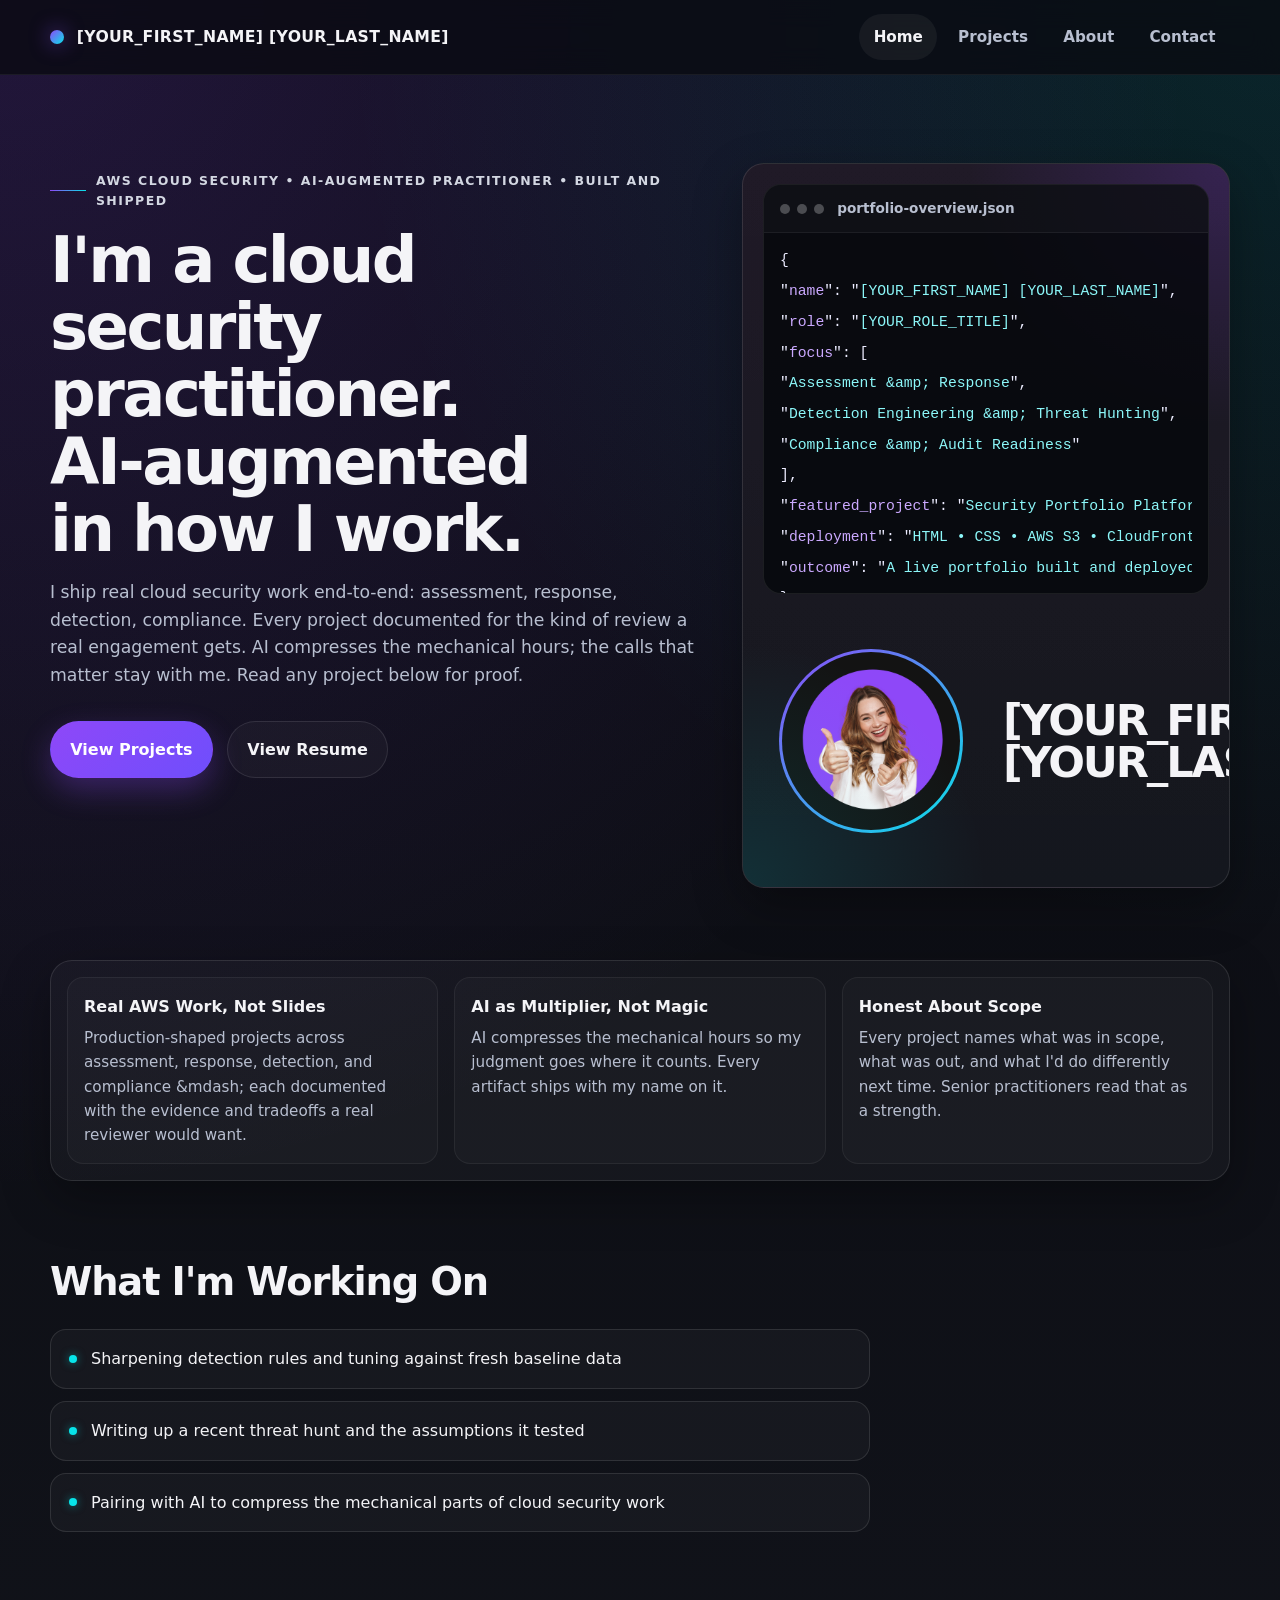
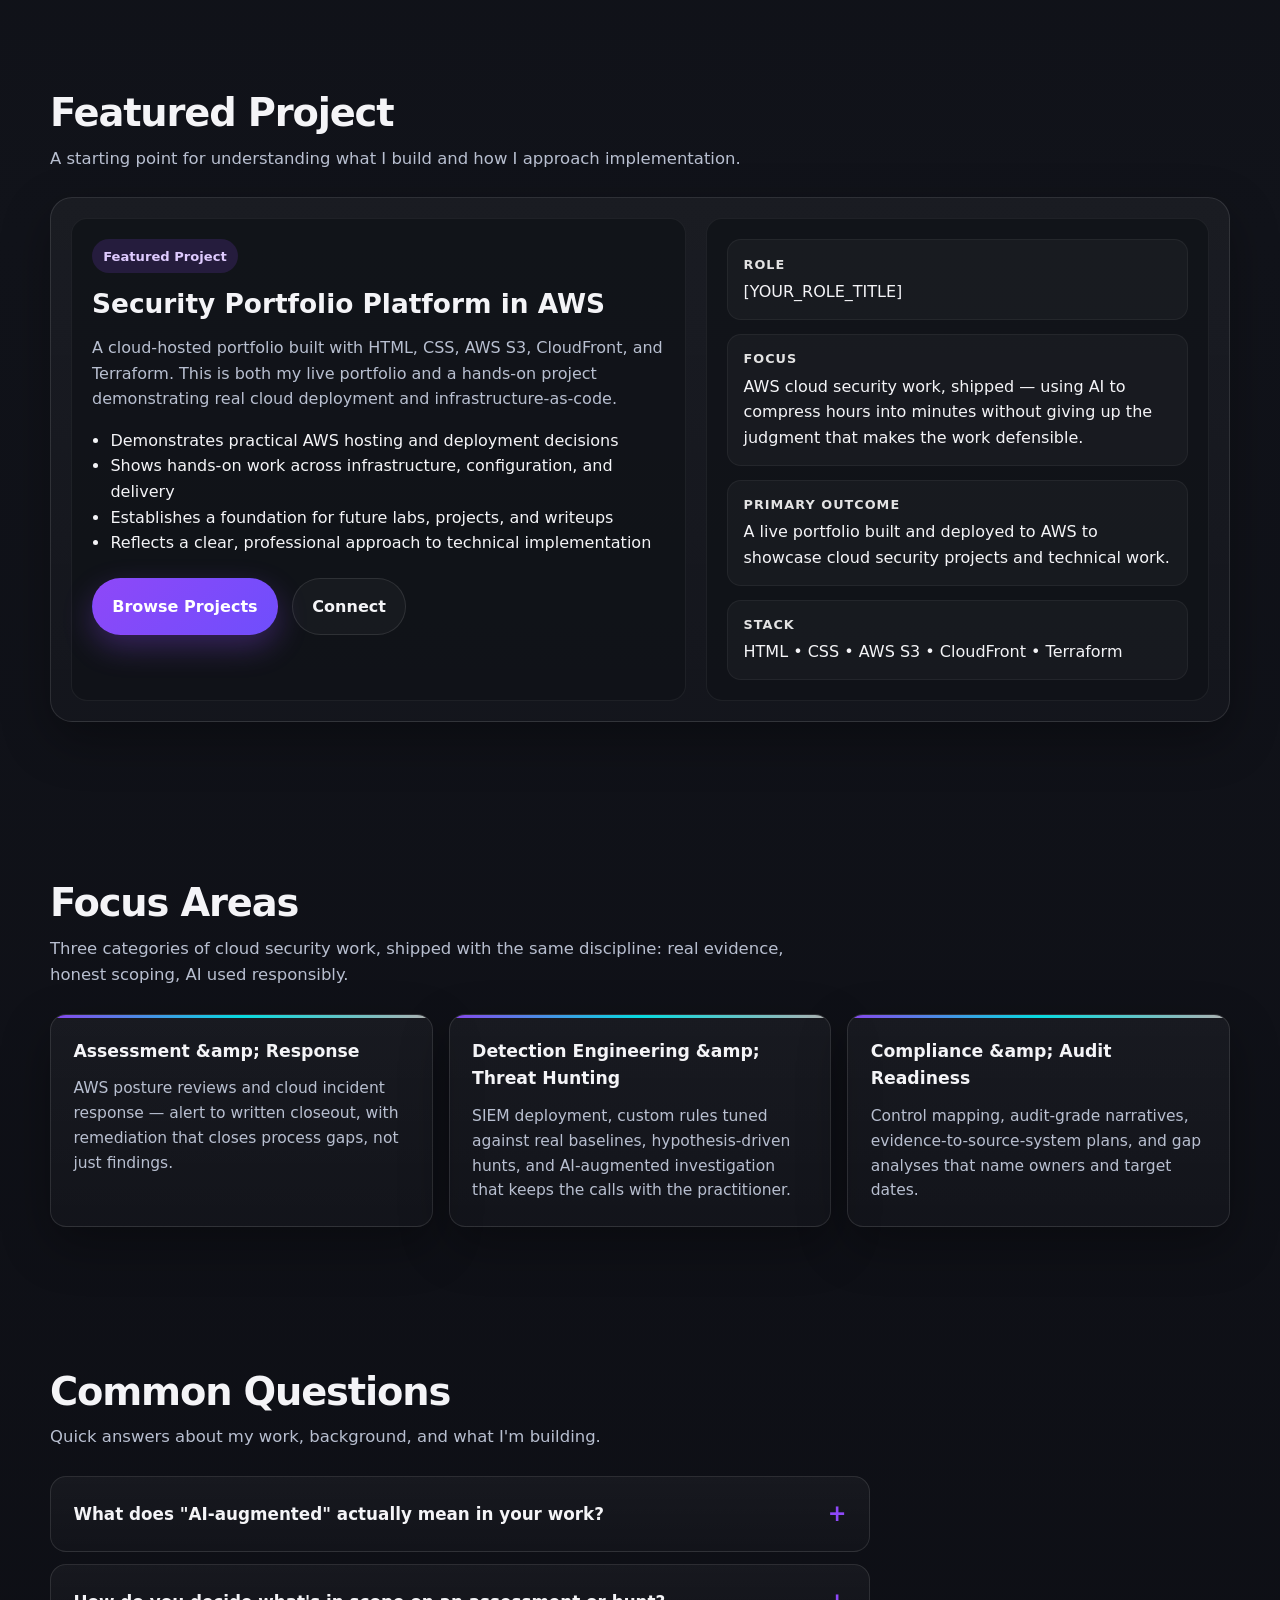
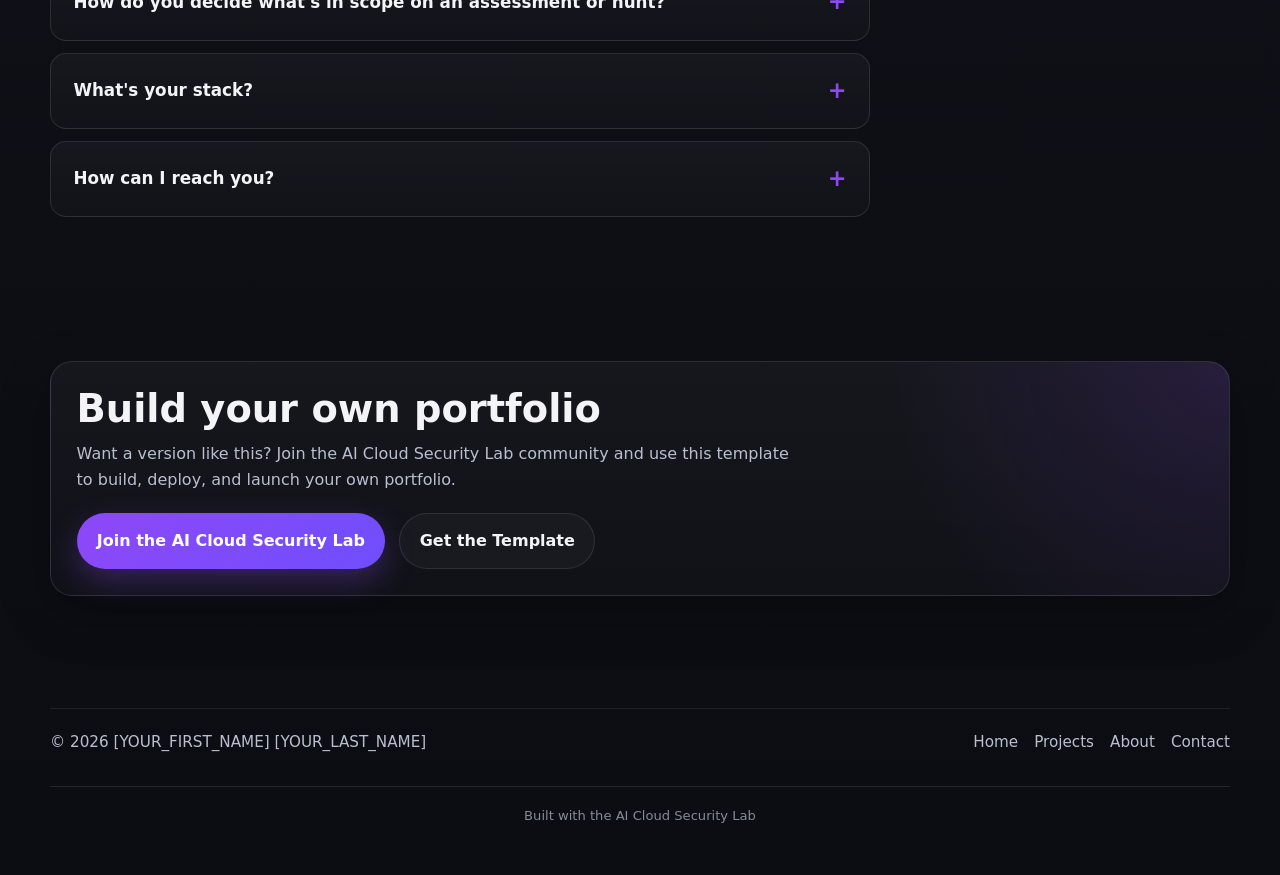
<file: index.html>
<!DOCTYPE html>
<html lang="en">
<head>
  <meta charset="UTF-8" />
  <meta name="viewport" content="width=device-width, initial-scale=1.0" />

  <title>[YOUR_SITE_NAME] | Cloud Security Portfolio</title>
  <meta
    name="description"
    content="A cloud security portfolio built to showcase AWS projects, technical depth, and hands-on implementation experience."
    data-meta-description="homeMetaDescription"
  />

  <!-- Open Graph / Social -->
  <meta property="og:type" content="website" />
  <meta property="og:title" content="" data-og="ogTitle" />
  <meta property="og:description" content="" data-og="ogDescription" />
  <meta property="og:image" content="" data-og="ogImage" />
  <meta property="og:site_name" content="" data-og="ogSiteName" />
  <meta name="twitter:card" content="summary_large_image" />
  <meta name="twitter:title" content="" data-og="ogTitle" />
  <meta name="twitter:description" content="" data-og="ogDescription" />
  <meta name="twitter:image" content="" data-og="ogImage" />

  <link rel="icon" type="image/svg+xml" href="assets/img/favicon.svg" />
  <link rel="stylesheet" href="assets/css/style.css" />
  <style>
    .hero-profile-showcase {
      display: grid;
      grid-template-columns: 200px 1fr;
      align-items: center;
      justify-content: center;
      gap: 2rem;
      width: min(100%, 430px);
      min-height: 255px;
      margin: 0 auto;
      padding: 0.5rem 0 0.25rem;
    }

    .hero-profile-photo-wrap-showcase {
      width: 184px;
      height: 184px;
      justify-self: center;
    }

    .hero-profile-text-showcase {
      display: flex;
      flex-direction: column;
      justify-content: center;
      align-self: center;
      gap: 0.15rem;
    }

    .hero-profile-text-showcase strong {
      font-size: 2.7rem;
      line-height: 0.9;
      letter-spacing: -0.05em;
    }

    @media (max-width: 700px) {
      .hero-profile-showcase {
        grid-template-columns: 126px 1fr;
        gap: 1rem;
        width: 100%;
        min-height: 0;
      }

      .hero-profile-photo-wrap-showcase {
        width: 124px;
        height: 124px;
      }

      .hero-profile-text-showcase strong {
        font-size: 1.9rem;
      }
    }
  </style>
</head>
<body data-page-id="home">
  <a class="skip-link" href="#main-content">Skip to content</a>

  <header class="site-header">
    <div class="container header-inner">
      <a href="index.html" class="logo" aria-label="Go to homepage">
        <span class="logo-mark" aria-hidden="true"></span>
        <span class="logo-text" data-site-name>[YOUR_SITE_NAME]</span>
      </a>

      <nav class="nav" aria-label="Primary navigation">
        <a href="index.html" aria-current="page">Home</a>
        <a href="projects.html">Projects</a>
        <a href="about.html">About</a>
        <a href="contact.html">Contact</a>
      </nav>
    </div>
  </header>

  <main id="main-content">
    <section class="hero">
      <div class="container hero-grid">
        <div class="hero-copy">
          <div class="eyebrow" data-site-tagline>Cloud Security &bull; AWS &bull; AI-Assisted Development &bull; Secure Architecture</div>

          <h1 data-home-hero-title>
            I'm a cloud security practitioner. AI-augmented in how I work.
          </h1>

          <p class="hero-text" data-home-hero-subtitle>
            I ship real cloud security work end-to-end: assessment, response, detection, compliance. Every project documented for the kind of review a real engagement gets. AI compresses the mechanical hours; the calls that matter stay with me. Read any project below for proof.
          </p>

          <div class="hero-actions">
            <a class="button button-primary" href="projects.html" data-cta-view-projects>
              View Projects
            </a>

            <a
              class="button button-secondary"
              data-site-resume
              href="[YOUR_RESUME_URL]"
              target="_blank"
              rel="noopener noreferrer"
              data-site-resume-label
            >
              View Resume
            </a>
          </div>
        </div>

        <aside class="hero-card hero-card-stack hero-card-decorative" aria-label="Portfolio preview and profile">
          <div class="terminal">
            <div class="terminal-top">
              <span class="dot"></span>
              <span class="dot"></span>
              <span class="dot"></span>
              <span class="terminal-label" data-manifest-portfolio-label>portfolio-overview.json</span>
            </div>

            <div class="terminal-body">
              <p class="code-line">{</p>
              <p class="code-line">  "<span class="code-key">name</span>": "<span class="code-value" data-site-full-name>[YOUR_FULL_NAME]</span>",</p>
              <p class="code-line">  "<span class="code-key">role</span>": "<span class="code-value" data-site-role-title>[YOUR_ROLE_TITLE]</span>",</p>
              <p class="code-line">  "<span class="code-key">focus</span>": [</p>
              <p class="code-line">    "<span class="code-value" data-focus-area-one-title>AWS Security Projects</span>",</p>
              <p class="code-line">    "<span class="code-value" data-focus-area-two-title>Detection &amp; Security Tooling</span>",</p>
              <p class="code-line">    "<span class="code-value" data-focus-area-three-title>Architecture &amp; Technical Writeups</span>"</p>
              <p class="code-line">  ],</p>
              <p class="code-line">  "<span class="code-key">featured_project</span>": "<span class="code-value" data-featured-project-title>Security Portfolio Platform in AWS</span>",</p>
              <p class="code-line">  "<span class="code-key">deployment</span>": "<span class="code-value" data-starter-project-stack-short>HTML &bull; CSS &bull; AWS S3 &bull; CloudFront &bull; Terraform</span>",</p>
              <p class="code-line">  "<span class="code-key">outcome</span>": "<span class="code-value" data-starter-project-outcome>A live portfolio built and deployed to AWS to showcase cloud security projects and technical work.</span>"</p>
              <p class="code-line">}</p>
            </div>
          </div>

          <div class="hero-profile-minimal hero-profile-showcase">
            <div class="hero-profile-photo-wrap hero-profile-photo-wrap-showcase">
              <img
                data-site-headshot
                src="assets/img/headshot.png"
                alt="Profile photo"
                class="hero-profile-photo"
              />
            </div>

            <div class="hero-profile-text hero-profile-text-showcase" aria-label="Profile identity">
              <strong data-site-first-name>[YOUR_FIRST_NAME]</strong>
              <strong data-site-last-name>[YOUR_LAST_NAME]</strong>
            </div>
          </div>
        </aside>
      </div>
    </section>

    <section class="info-strip">
      <div class="container">
        <div class="info-panel">
          <div class="info-item">
            <h3 data-home-value-one-title>Hands-On AWS Security Projects</h3>
            <p data-home-value-one-body>
              Real projects covering security architecture, hardening, detection, and infrastructure-as-code — built in AWS and documented with context.
            </p>
          </div>

          <div class="info-item">
            <h3 data-home-value-two-title>Built to Be Evaluated</h3>
            <p data-home-value-two-body>
              Each project includes architecture decisions, implementation notes, and security tradeoffs — making it easier for anyone reviewing to understand the work.
            </p>
          </div>

          <div class="info-item">
            <h3 data-home-value-three-title>Always Building</h3>
            <p data-home-value-three-body>
              This portfolio grows over time as I ship new projects, learn new patterns, and deepen my cloud security skills.
            </p>
          </div>
        </div>
      </div>
    </section>

    <section class="section currently-building-section" id="currently-building">
      <div class="container">
        <div class="section-header">
          <h2>What I'm Working On</h2>
        </div>
        <ul class="currently-building-list" id="currently-building-list"></ul>
      </div>
    </section>

    <section class="section" id="featured-project">
      <div class="container">
        <div class="section-header">
          <h2>Featured Project</h2>
          <p data-featured-section-desc>
            A starting point for understanding what I build and how I approach implementation.
          </p>
        </div>

        <div class="feature-card">
          <div class="feature-main">
            <span class="project-tag" data-starter-project-label>Featured Project</span>

            <h3 data-featured-project-title>Security Portfolio Platform in AWS</h3>

            <p data-featured-project-short-description>
              A cloud-hosted portfolio built with HTML, CSS, AWS S3, CloudFront, and Terraform. This is both my live portfolio and a hands-on project demonstrating real cloud deployment and infrastructure-as-code.
            </p>

            <ul class="feature-list">
              <li>Demonstrates practical AWS hosting and deployment decisions</li>
              <li>Shows hands-on work across infrastructure, configuration, and delivery</li>
              <li>Establishes a foundation for future labs, projects, and writeups</li>
              <li>Reflects a clear, professional approach to technical implementation</li>
            </ul>

            <div class="hero-actions feature-actions">
              <a class="button button-primary" href="projects.html" data-cta-browse-projects>
                Browse Projects
              </a>
              <a class="button button-secondary" href="contact.html">
                Connect
              </a>
            </div>
          </div>

          <aside class="feature-side">
            <div class="meta-grid">
              <div class="meta-item">
                <span class="meta-label">Role</span>
                <span data-site-role-title>[YOUR_ROLE_TITLE]</span>
              </div>

              <div class="meta-item">
                <span class="meta-label">Focus</span>
                <span data-site-focus-line>AWS security projects, AI-powered workflows, and cloud architecture.</span>
              </div>

              <div class="meta-item">
                <span class="meta-label">Primary Outcome</span>
                <span data-starter-project-outcome>A live portfolio built and deployed to AWS to showcase cloud security projects and technical work.</span>
              </div>

              <div class="meta-item">
                <span class="meta-label">Stack</span>
                <span data-starter-project-stack-short>HTML &bull; CSS &bull; AWS S3 &bull; CloudFront &bull; Terraform</span>
              </div>
            </div>
          </aside>
        </div>
      </div>
    </section>

    <section class="section" id="focus-areas">
      <div class="container">
        <div class="section-header">
          <h2>Focus Areas</h2>
          <p data-focus-areas-section-desc>
            These categories represent the kinds of technical work most relevant to cloud security roles and hands-on implementation.
          </p>
        </div>

        <div class="grid grid-3">
          <article class="card">
            <h3 data-focus-area-one-title>AWS Security Projects</h3>
            <p data-focus-area-one-description>
              Hands-on projects involving AWS architecture, security controls, hardening, and cloud infrastructure.
            </p>
          </article>

          <article class="card">
            <h3 data-focus-area-two-title>Detection &amp; Security Tooling</h3>
            <p data-focus-area-two-description>
              Projects focused on logging, monitoring, detection workflows, and security tooling.
            </p>
          </article>

          <article class="card">
            <h3 data-focus-area-three-title>Architecture &amp; Technical Writeups</h3>
            <p data-focus-area-three-description>
              Structured writeups and architecture notes that explain design decisions and security reasoning.
            </p>
          </article>
        </div>
      </div>
    </section>

    <section class="section faq-section" id="faq" aria-label="Frequently asked questions">
      <div class="container">
        <div class="section-header">
          <h2>Common Questions</h2>
          <p>Quick answers about my work, background, and what I'm building.</p>
        </div>
        <div class="faq-list" id="faq-list" role="list"></div>
      </div>
    </section>

    <section class="section" data-template-promo>
      <div class="container">
        <div class="cta-panel">
          <h2 data-template-promo-title>Build your own portfolio</h2>
          <p data-template-promo-text>
            Want a version like this? Join the AI Cloud Security Lab community and use this template to build, deploy, and launch your own portfolio.
          </p>

          <div class="cta-actions">
            <a
              class="button button-primary"
              data-site-skool
              href="https://www.skool.com/cloud-security-lab"
              target="_blank"
              rel="noopener noreferrer"
              data-template-promo-community-label
            >
              Join the AI Cloud Security Lab
            </a>
            <a
              class="button button-secondary"
              data-site-template-repo
              href="https://github.com/botz-pillar/your-security-portfolio"
              target="_blank"
              rel="noopener noreferrer"
              data-template-promo-github-label
            >
              Get the Template
            </a>
          </div>
        </div>
      </div>
    </section>
  </main>

  <footer class="site-footer">
    <div class="container footer-inner">
      <div data-site-footer>&copy; 2026 [YOUR_SITE_NAME]</div>

      <div class="footer-links">
        <a href="index.html">Home</a>
        <a href="projects.html">Projects</a>
        <a href="about.html">About</a>
        <a href="contact.html">Contact</a>
      </div>
    </div>
  </footer>

  <script src="assets/js/config.js"></script>
  <script src="assets/js/content.js"></script>
  <script src="assets/js/main.js"></script>
</body>
</html>
</file>
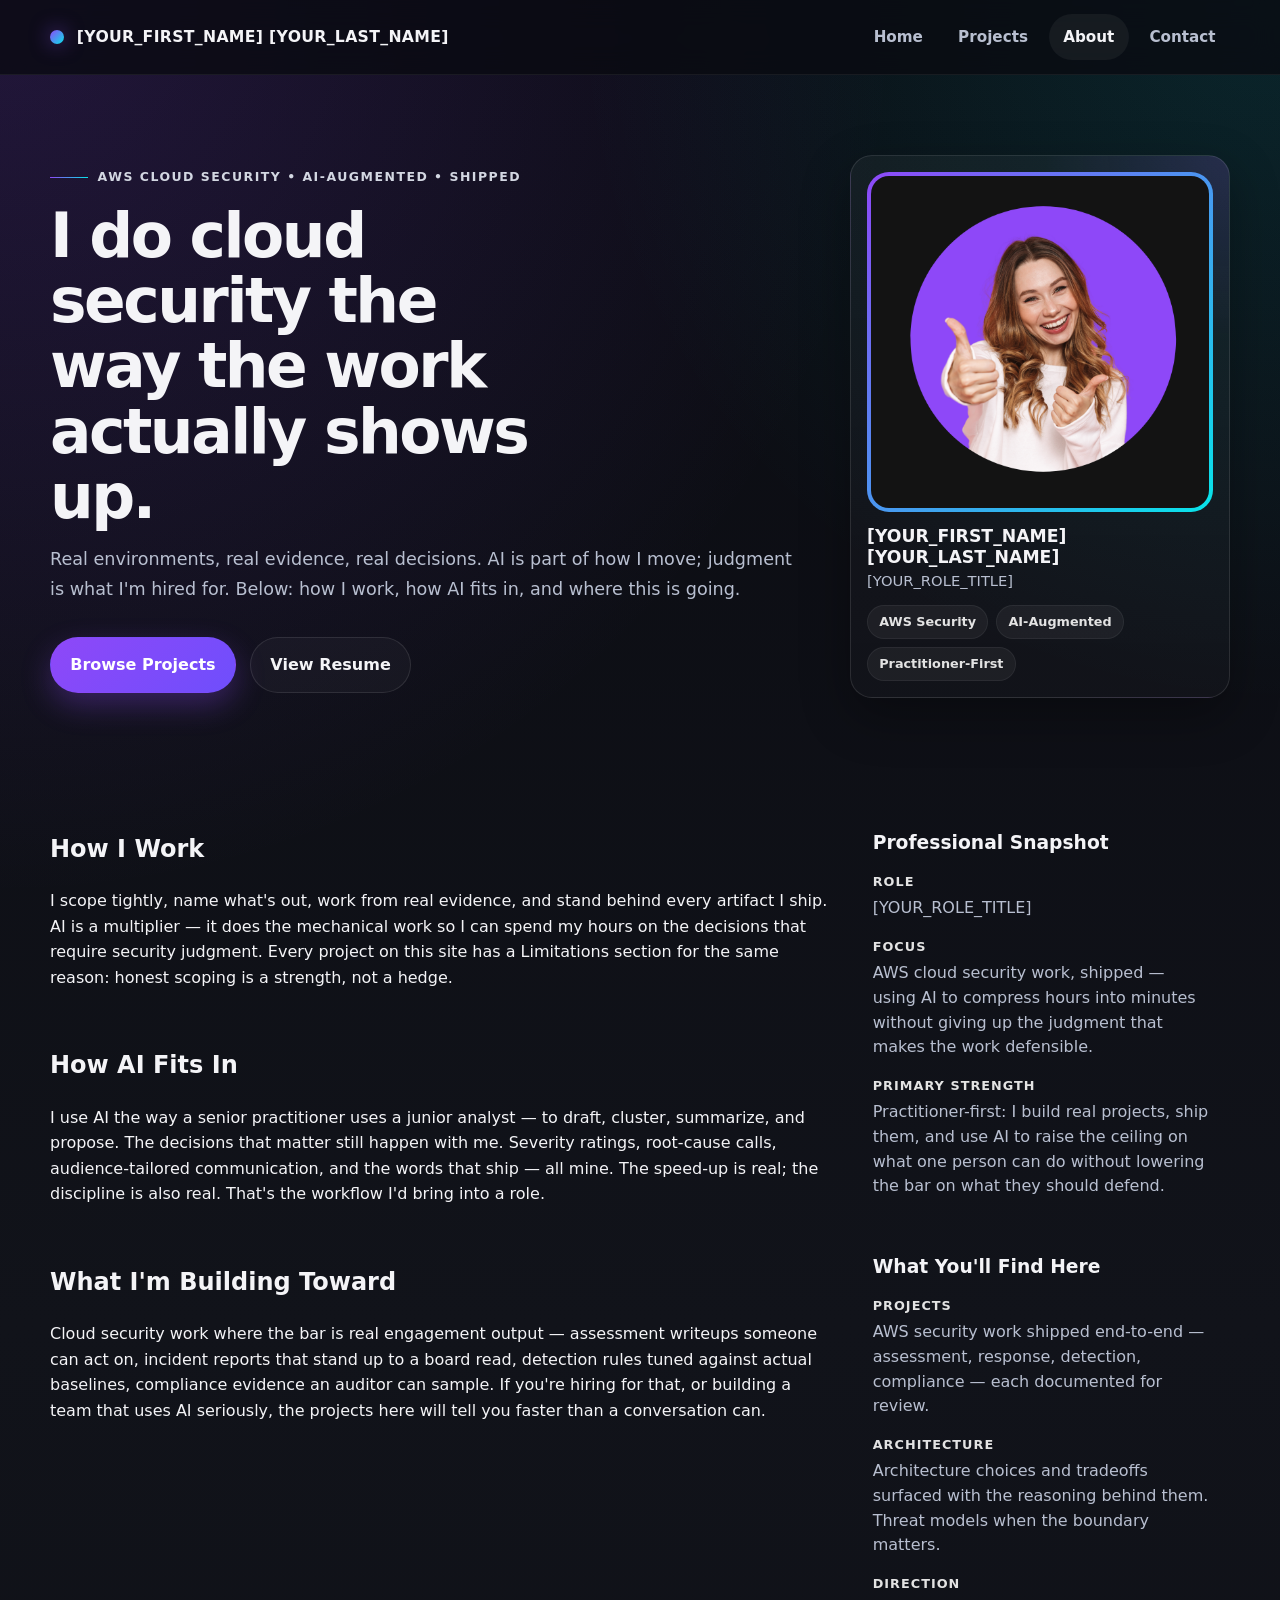
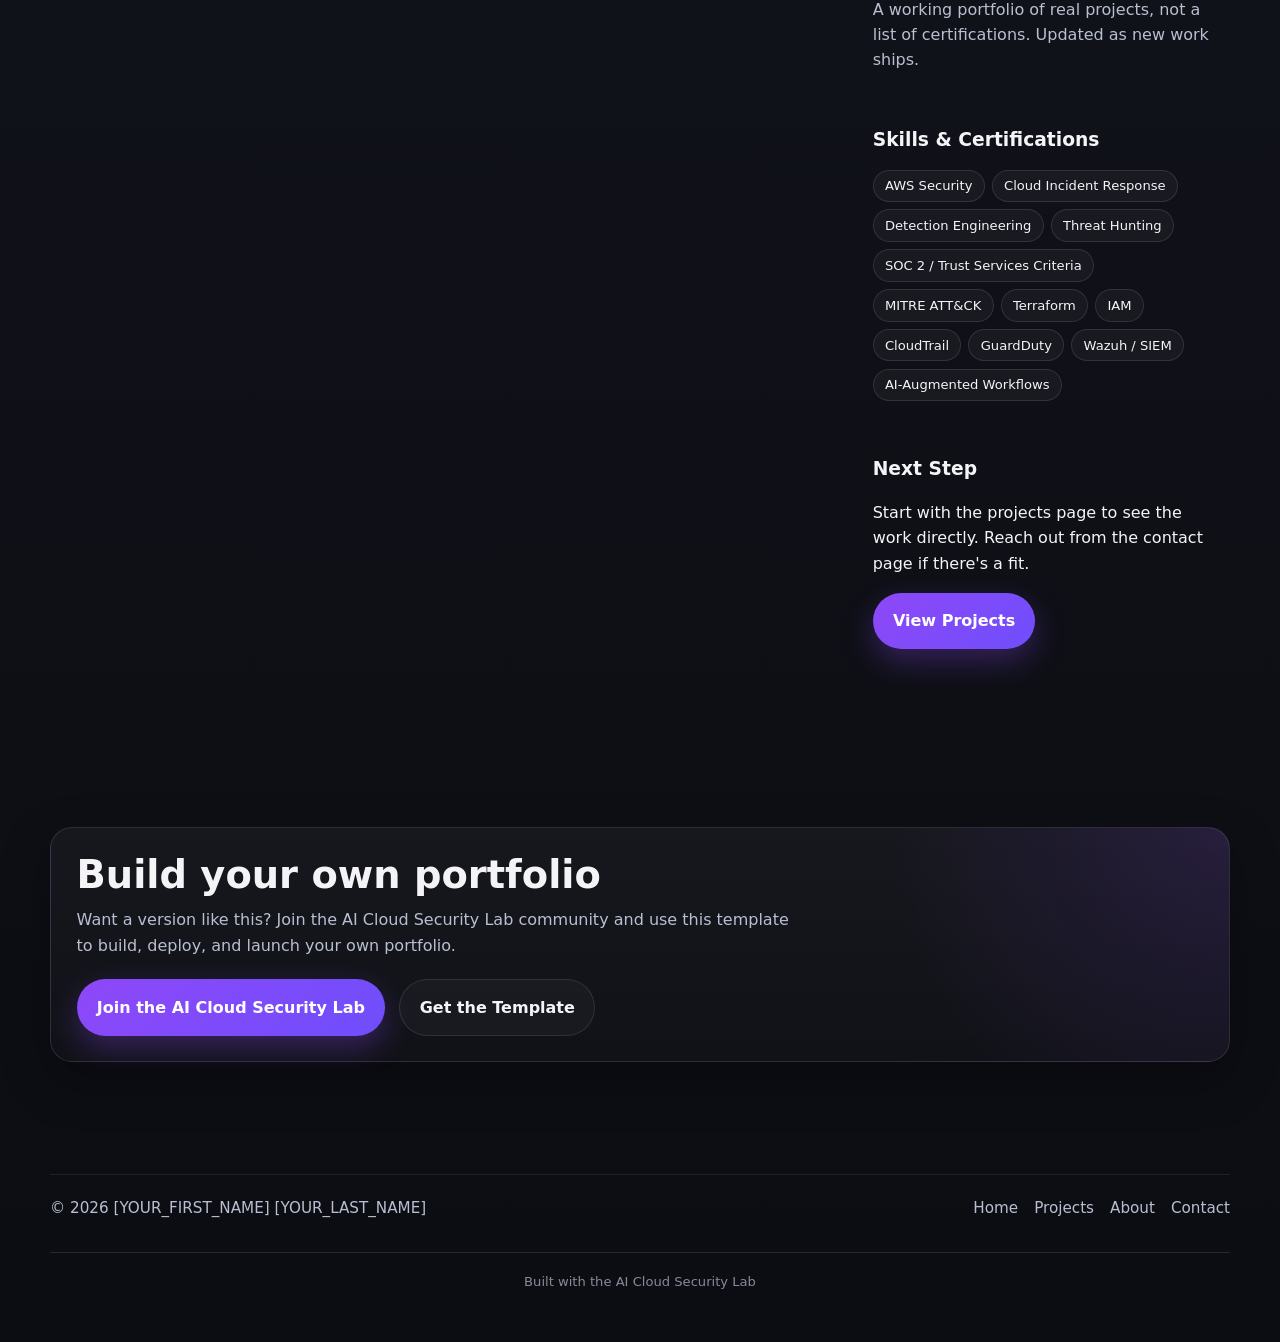
<file: about.html>
<!DOCTYPE html>
<html lang="en">
<head>
  <meta charset="UTF-8" />
  <meta name="viewport" content="width=device-width, initial-scale=1.0" />

  <title>About | [YOUR_SITE_NAME] | Cloud Security Portfolio</title>
  <meta
    name="description"
    content="Background, approach, and direction — learn about the builder behind this cloud security portfolio."
    data-meta-description="aboutMetaDescription"
  />

  <!-- Open Graph / Social -->
  <meta property="og:type" content="website" />
  <meta property="og:title" content="" data-og="ogTitle" />
  <meta property="og:description" content="" data-og="ogDescription" />
  <meta property="og:image" content="" data-og="ogImage" />
  <meta property="og:site_name" content="" data-og="ogSiteName" />
  <meta name="twitter:card" content="summary_large_image" />
  <meta name="twitter:title" content="" data-og="ogTitle" />
  <meta name="twitter:description" content="" data-og="ogDescription" />
  <meta name="twitter:image" content="" data-og="ogImage" />

  <link rel="icon" type="image/svg+xml" href="assets/img/favicon.svg" />
  <link rel="stylesheet" href="assets/css/style.css" />
</head>
<body data-page-id="about">
  <a class="skip-link" href="#main-content">Skip to content</a>

  <header class="site-header">
    <div class="container header-inner">
      <a href="index.html" class="logo" aria-label="Go to homepage">
        <span class="logo-mark" aria-hidden="true"></span>
        <span class="logo-text" data-site-name>[YOUR_SITE_NAME]</span>
      </a>

      <nav class="nav" aria-label="Primary navigation">
        <a href="index.html">Home</a>
        <a href="projects.html">Projects</a>
        <a href="about.html" aria-current="page">About</a>
        <a href="contact.html">Contact</a>
      </nav>
    </div>
  </header>

  <main id="main-content">
    <section class="about-hero about-hero-enhanced">
      <div class="container about-hero-grid about-hero-grid-enhanced">
        <div class="about-hero-copy">
          <div class="eyebrow" data-site-tagline-short>Cloud Security &bull; AWS &bull; AI + Automation</div>

          <h1 class="about-title" data-about-hero-title>I do cloud security the way the work actually shows up.</h1>

          <p class="about-lead" data-about-hero-subtitle>
            Real environments, real evidence, real decisions. AI is part of how I move; judgment is what I'm hired for. Below: how I work, how AI fits in, and where this is going.
          </p>

          <div class="hero-actions">
            <a class="button button-primary" href="projects.html" data-cta-browse-projects>
              Browse Projects
            </a>

            <a
              class="button button-secondary"
              data-site-resume
              href="[YOUR_RESUME_URL]"
              target="_blank"
              rel="noopener noreferrer"
              data-site-resume-label
            >
              View Resume
            </a>
          </div>
        </div>

        <aside class="about-feature-card">
          <div class="about-feature-photo-wrap">
            <img
              data-site-headshot
              src="assets/img/headshot.png"
              alt="Profile photo"
              class="about-feature-photo"
            />
          </div>

          <div class="about-feature-meta">
            <strong data-site-full-name>[YOUR_FULL_NAME]</strong>
            <span data-site-role-title>[YOUR_ROLE_TITLE]</span>
          </div>

          <div class="about-feature-tags">
            <span data-about-feature-tag-one>AWS Security</span>
            <span data-about-feature-tag-two>AI + Automation</span>
            <span data-about-feature-tag-three>Architecture</span>
          </div>
        </aside>
      </div>
    </section>

    <section class="section">
      <div class="container about-content-grid about-content-grid-simplified">
        <div class="about-main">
          <section class="about-section">
            <h2 data-about-section-one-heading>What Drew Me to Cloud Security</h2>
            <p data-about-section-one-body>
              I got interested in cloud security through hands-on work with AWS — building infrastructure, understanding how things connect, and seeing where the security decisions really matter. What keeps me here is the combination of problem-solving and real-world impact.
            </p>
          </section>

          <section class="about-section">
            <h2 data-about-section-two-heading>How I Learn and Build</h2>
            <p data-about-section-two-body>
              I learn best by building. Each project here includes real implementation decisions, clear documentation, and notes on what worked and what I'd do differently. I use AI tools to move faster and stay focused on what matters — shipping working projects that demonstrate actual skills.
            </p>
          </section>

          <section class="about-section">
            <h2 data-about-section-three-heading>Where I'm Headed</h2>
            <p data-about-section-three-body>
              I'm building toward cloud security roles where I can work on real infrastructure, contribute to security programs, and keep learning through implementation. This portfolio is how I make that work visible and trackable over time.
            </p>
          </section>
        </div>

        <aside class="about-sidebar">
          <div class="about-sidebar-card">
            <h3>Professional Snapshot</h3>

            <div class="about-values-list">
              <div class="about-value-item">
                <span class="meta-label">Role</span>
                <span data-site-role-title>[YOUR_ROLE_TITLE]</span>
              </div>

              <div class="about-value-item">
                <span class="meta-label">Focus</span>
                <span data-site-focus-line>AWS security projects, AI-powered workflows, and cloud architecture.</span>
              </div>

              <div class="about-value-item">
                <span class="meta-label">Primary Strength</span>
                <span data-about-snapshot-strength>Building real projects instead of just studying for certs — using AI tools to ship faster and learn deeper.</span>
              </div>
            </div>
          </div>

          <div class="about-sidebar-card">
            <h3>What You'll Find Here</h3>

            <div class="about-values-list">
              <div class="about-value-item">
                <span class="meta-label">Projects</span>
                <span data-about-sidebar-projects-desc>AWS security projects, hands-on implementations, and portfolio-ready writeups.</span>
              </div>

              <div class="about-value-item">
                <span class="meta-label">Architecture</span>
                <span data-about-sidebar-architecture-desc>Design decisions, security tradeoffs, and implementation notes explained clearly.</span>
              </div>

              <div class="about-value-item">
                <span class="meta-label">Direction</span>
                <span data-about-sidebar-direction-desc>A growing body of work that reflects cloud security depth, initiative, and practical execution.</span>
              </div>
            </div>
          </div>

          <div class="about-sidebar-card">
            <h3>Skills &amp; Certifications</h3>
            <div class="about-skills-list" id="skills-list"></div>
          </div>

          <div class="about-sidebar-card">
            <h3>Next Step</h3>

            <p class="about-sidebar-text" data-about-next-step-text>
              Start with the projects page to see the technical work directly, or use the contact page to connect.
            </p>

            <div class="about-sidebar-actions">
              <a class="button button-primary" href="projects.html" data-cta-view-projects>
                View Projects
              </a>
            </div>
          </div>
        </aside>
      </div>
    </section>

    <section class="section" data-template-promo>
      <div class="container">
        <div class="cta-panel">
          <h2 data-template-promo-title>Build your own portfolio</h2>

          <p data-template-promo-text>
            Want a version like this? Join the AI Cloud Security Lab community and use this template to build, deploy, and launch your own portfolio.
          </p>

          <div class="cta-actions">
            <a
              class="button button-primary"
              data-site-skool
              href="https://www.skool.com/cloud-security-lab"
              target="_blank"
              rel="noopener noreferrer"
              data-template-promo-community-label
            >
              Join the AI Cloud Security Lab
            </a>

            <a
              class="button button-secondary"
              data-site-template-repo
              href="https://github.com/botz-pillar/your-security-portfolio"
              target="_blank"
              rel="noopener noreferrer"
              data-template-promo-github-label
            >
              Get the Template
            </a>
          </div>
        </div>
      </div>
    </section>
  </main>

  <footer class="site-footer">
    <div class="container footer-inner">
      <div data-site-footer>&copy; 2026 [YOUR_SITE_NAME]</div>

      <div class="footer-links">
        <a href="index.html">Home</a>
        <a href="projects.html">Projects</a>
        <a href="about.html">About</a>
        <a href="contact.html">Contact</a>
      </div>
    </div>
  </footer>

  <script src="assets/js/config.js"></script>
  <script src="assets/js/content.js"></script>
  <script src="assets/js/main.js"></script>
</body>
</html>
</file>
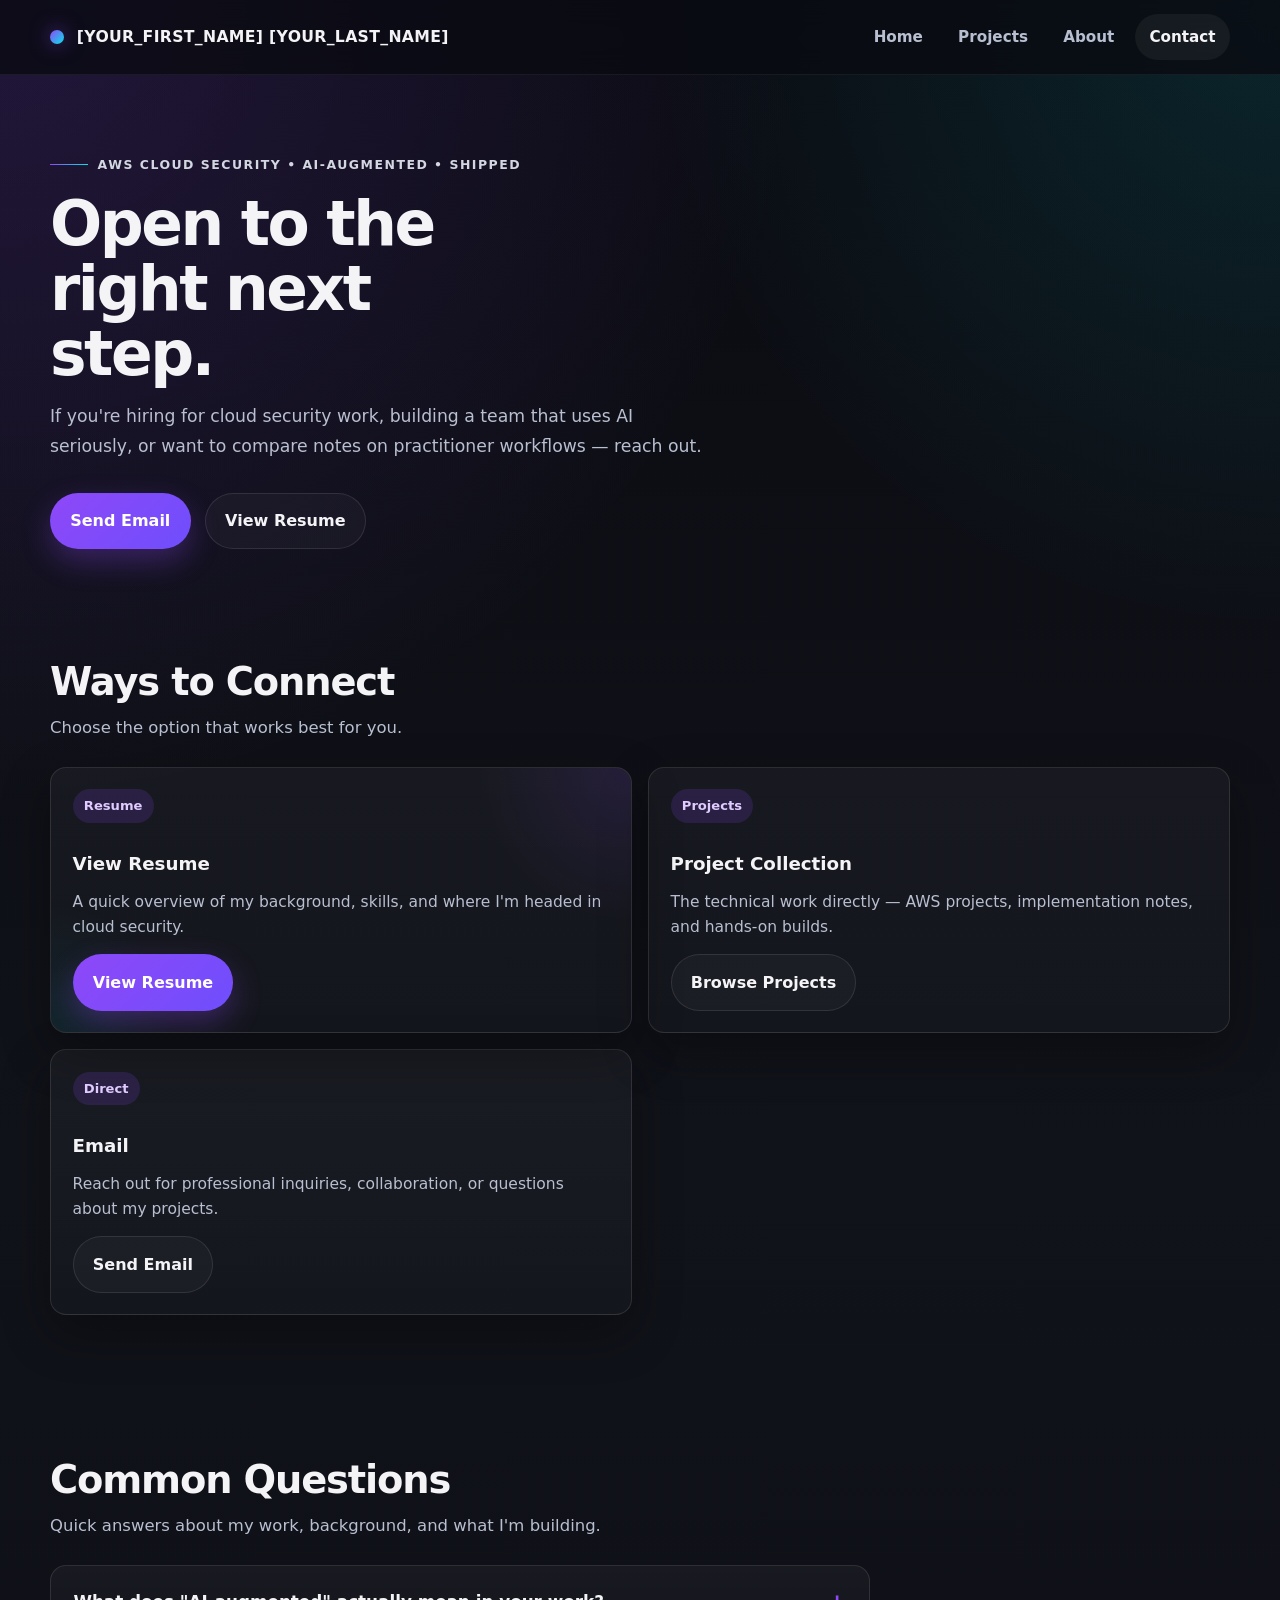
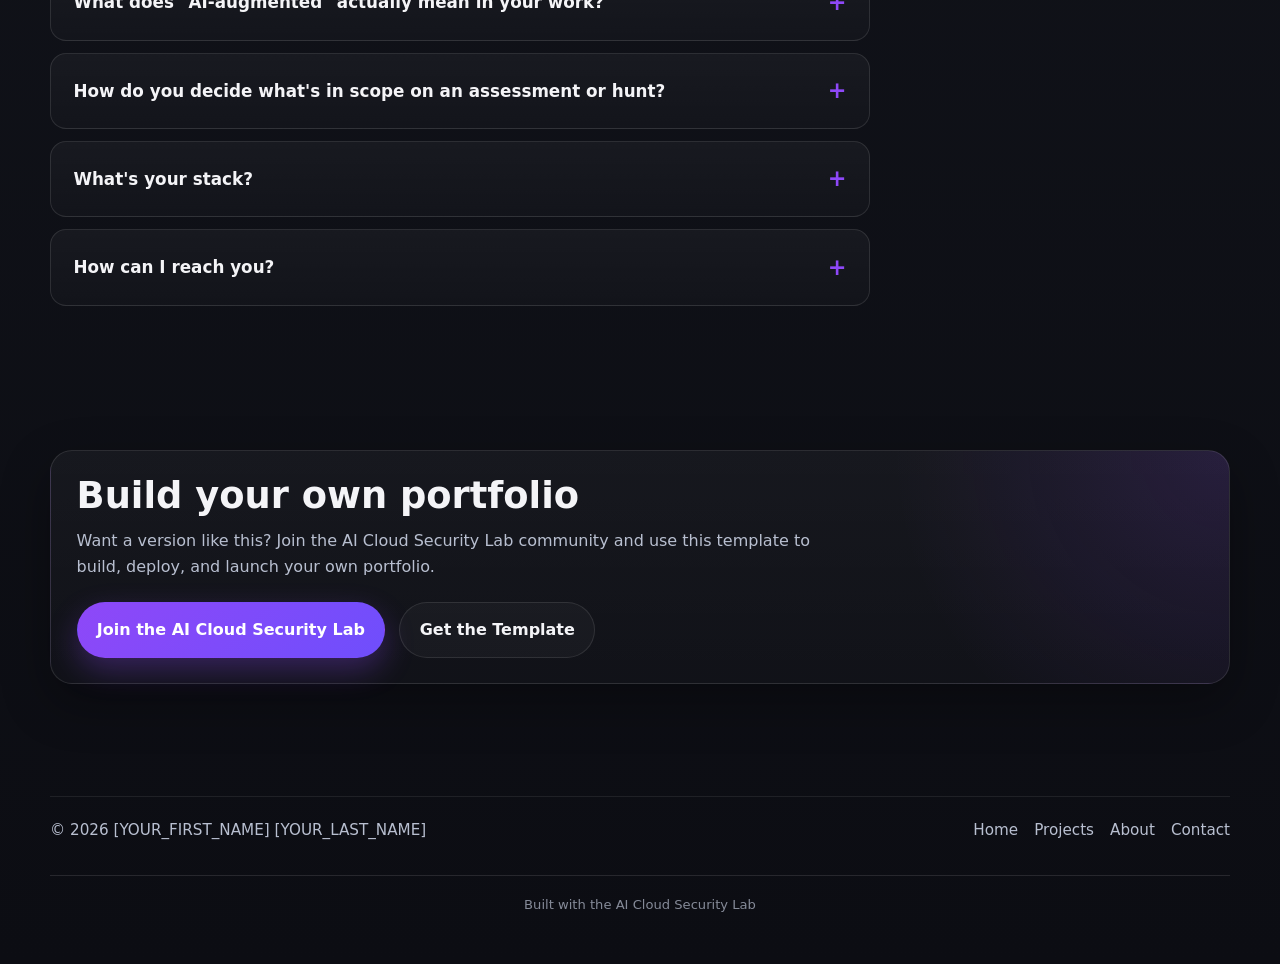
<file: contact.html>
<!DOCTYPE html>
<html lang="en">
<head>
  <meta charset="UTF-8" />
  <meta name="viewport" content="width=device-width, initial-scale=1.0" />

  <title>Contact | [YOUR_SITE_NAME] | Cloud Security Portfolio</title>
  <meta
    name="description"
    content="Connect directly, review the resume, and explore the cloud security projects featured in this portfolio."
    data-meta-description="contactMetaDescription"
  />

  <!-- Open Graph / Social -->
  <meta property="og:type" content="website" />
  <meta property="og:title" content="" data-og="ogTitle" />
  <meta property="og:description" content="" data-og="ogDescription" />
  <meta property="og:image" content="" data-og="ogImage" />
  <meta property="og:site_name" content="" data-og="ogSiteName" />
  <meta name="twitter:card" content="summary_large_image" />
  <meta name="twitter:title" content="" data-og="ogTitle" />
  <meta name="twitter:description" content="" data-og="ogDescription" />
  <meta name="twitter:image" content="" data-og="ogImage" />

  <link rel="icon" type="image/svg+xml" href="assets/img/favicon.svg" />
  <link rel="stylesheet" href="assets/css/style.css" />
</head>
<body data-page-id="contact">
  <a class="skip-link" href="#main-content">Skip to content</a>

  <header class="site-header">
    <div class="container header-inner">
      <a href="index.html" class="logo" aria-label="Go to homepage">
        <span class="logo-mark" aria-hidden="true"></span>
        <span class="logo-text" data-site-name>[YOUR_SITE_NAME]</span>
      </a>

      <nav class="nav" aria-label="Primary navigation">
        <a href="index.html">Home</a>
        <a href="projects.html">Projects</a>
        <a href="about.html">About</a>
        <a href="contact.html" aria-current="page">Contact</a>
      </nav>
    </div>
  </header>

  <main id="main-content">
    <section class="contact-hero">
      <div class="container contact-hero-grid">
        <div class="contact-hero-copy">
          <div class="eyebrow" data-site-tagline-short>Cloud Security &bull; AWS &bull; AI + Automation</div>
          <h1 class="contact-title" data-contact-hero-title>
            Get in touch.
          </h1>

          <p class="contact-lead" data-contact-hero-subtitle>
            Review my projects or reach out directly — I'm always open to connecting with people working in cloud security.
          </p>

          <div class="hero-actions">
            <a
              class="button button-primary"
              data-site-email
              href="mailto:[YOUR_EMAIL_ADDRESS]"
              data-site-email-label
            >
              Send Email
            </a>

            <a
              class="button button-secondary"
              data-site-resume
              href="[YOUR_RESUME_URL]"
              target="_blank"
              rel="noopener noreferrer"
              data-site-resume-label
            >
              View Resume
            </a>
          </div>
        </div>
      </div>
    </section>

    <section class="section">
      <div class="container">
        <div class="section-header">
          <h2>Ways to Connect</h2>
          <p data-contact-ways-to-connect-desc>
            Choose the option that works best for you.
          </p>
        </div>

        <div class="contact-grid">
          <article class="contact-card contact-card-primary">
            <div class="contact-card-top">
              <span class="project-tag">Resume</span>
            </div>

            <h3>View Resume</h3>
            <p data-contact-resume-card-desc>
              A quick overview of my background, skills, and where I'm headed in cloud security.
            </p>

            <div class="contact-card-actions">
              <a
                class="button button-primary"
                data-site-resume
                href="[YOUR_RESUME_URL]"
                target="_blank"
                rel="noopener noreferrer"
                data-site-resume-label
              >
                View Resume
              </a>
            </div>
          </article>

          <article class="contact-card">
            <div class="contact-card-top">
              <span class="project-tag">Projects</span>
            </div>

            <h3>Project Collection</h3>
            <p data-contact-projects-card-desc>
              The technical work directly — AWS projects, implementation notes, and hands-on builds.
            </p>

            <div class="contact-card-actions">
              <a class="button button-secondary" href="projects.html" data-cta-browse-projects>
                Browse Projects
              </a>
            </div>
          </article>

          <article class="contact-card">
            <div class="contact-card-top">
              <span class="project-tag">Direct</span>
            </div>

            <h3>Email</h3>
            <p data-contact-email-card-desc>
              Reach out for professional inquiries, collaboration, or questions about my projects.
            </p>

            <div class="contact-card-actions">
              <a
                class="button button-secondary"
                data-site-email
                href="mailto:[YOUR_EMAIL_ADDRESS]"
                data-site-email-label
              >
                Send Email
              </a>
            </div>
          </article>

          <article class="contact-card" data-site-scheduling>
            <div class="contact-card-top">
              <span class="project-tag">Schedule</span>
            </div>

            <h3>Book a Call</h3>
            <p data-contact-scheduling-card-desc>
              Skip the back-and-forth — pick a time that works and let's talk.
            </p>

            <div class="contact-card-actions">
              <a
                class="button button-secondary"
                data-site-scheduling
                href=""
                target="_blank"
                rel="noopener noreferrer"
                data-site-scheduling-label
              >
                Book a Call
              </a>
            </div>
          </article>

          <article class="contact-card" data-site-linkedin>
            <div class="contact-card-top">
              <span class="project-tag">Professional</span>
            </div>

            <h3>LinkedIn</h3>
            <p data-contact-linkedin-card-desc>
              Connect professionally and stay current on future projects and updates.
            </p>

            <div class="contact-card-actions">
              <a
                class="button button-secondary"
                data-site-linkedin
                href="https://www.linkedin.com/"
                target="_blank"
                rel="noopener noreferrer"
                data-site-linkedin-label
              >
                Connect on LinkedIn
              </a>
            </div>
          </article>

          <article class="contact-card" data-site-github>
            <div class="contact-card-top">
              <span class="project-tag">Code / Build</span>
            </div>

            <h3>GitHub</h3>
            <p data-contact-github-card-desc>
              Explore repositories, project code, and supporting files.
            </p>

            <div class="contact-card-actions">
              <a
                class="button button-secondary"
                data-site-github
                href="https://github.com/"
                target="_blank"
                rel="noopener noreferrer"
                data-site-github-label
              >
                View GitHub
              </a>
            </div>
          </article>
        </div>
      </div>
    </section>

    <section class="section faq-section" id="faq" aria-label="Frequently asked questions">
      <div class="container">
        <div class="section-header">
          <h2>Common Questions</h2>
          <p>Quick answers about my work, background, and what I'm building.</p>
        </div>
        <div class="faq-list" id="faq-list" role="list"></div>
      </div>
    </section>

    <section class="section" data-template-promo>
      <div class="container">
        <div class="contact-note-panel">
          <h2 data-template-promo-title>Build your own portfolio</h2>

          <p data-template-promo-text>
            Want a version like this? Join the AI Cloud Security Lab community and use this template to build, deploy, and launch your own portfolio.
          </p>

          <div class="cta-actions">
            <a
              class="button button-primary"
              data-site-skool
              href="https://www.skool.com/cloud-security-lab"
              target="_blank"
              rel="noopener noreferrer"
              data-template-promo-community-label
            >
              Join the AI Cloud Security Lab
            </a>

            <a
              class="button button-secondary"
              data-site-template-repo
              href="https://github.com/botz-pillar/your-security-portfolio"
              target="_blank"
              rel="noopener noreferrer"
              data-template-promo-github-label
            >
              Get the Template
            </a>
          </div>
        </div>
      </div>
    </section>
  </main>

  <footer class="site-footer">
    <div class="container footer-inner">
      <div data-site-footer>&copy; 2026 [YOUR_SITE_NAME]</div>

      <div class="footer-links">
        <a href="index.html">Home</a>
        <a href="projects.html">Projects</a>
        <a href="about.html">About</a>
        <a href="contact.html">Contact</a>
      </div>
    </div>
  </footer>

  <script src="assets/js/config.js"></script>
  <script src="assets/js/content.js"></script>
  <script src="assets/js/main.js"></script>
</body>
</html>
</file>
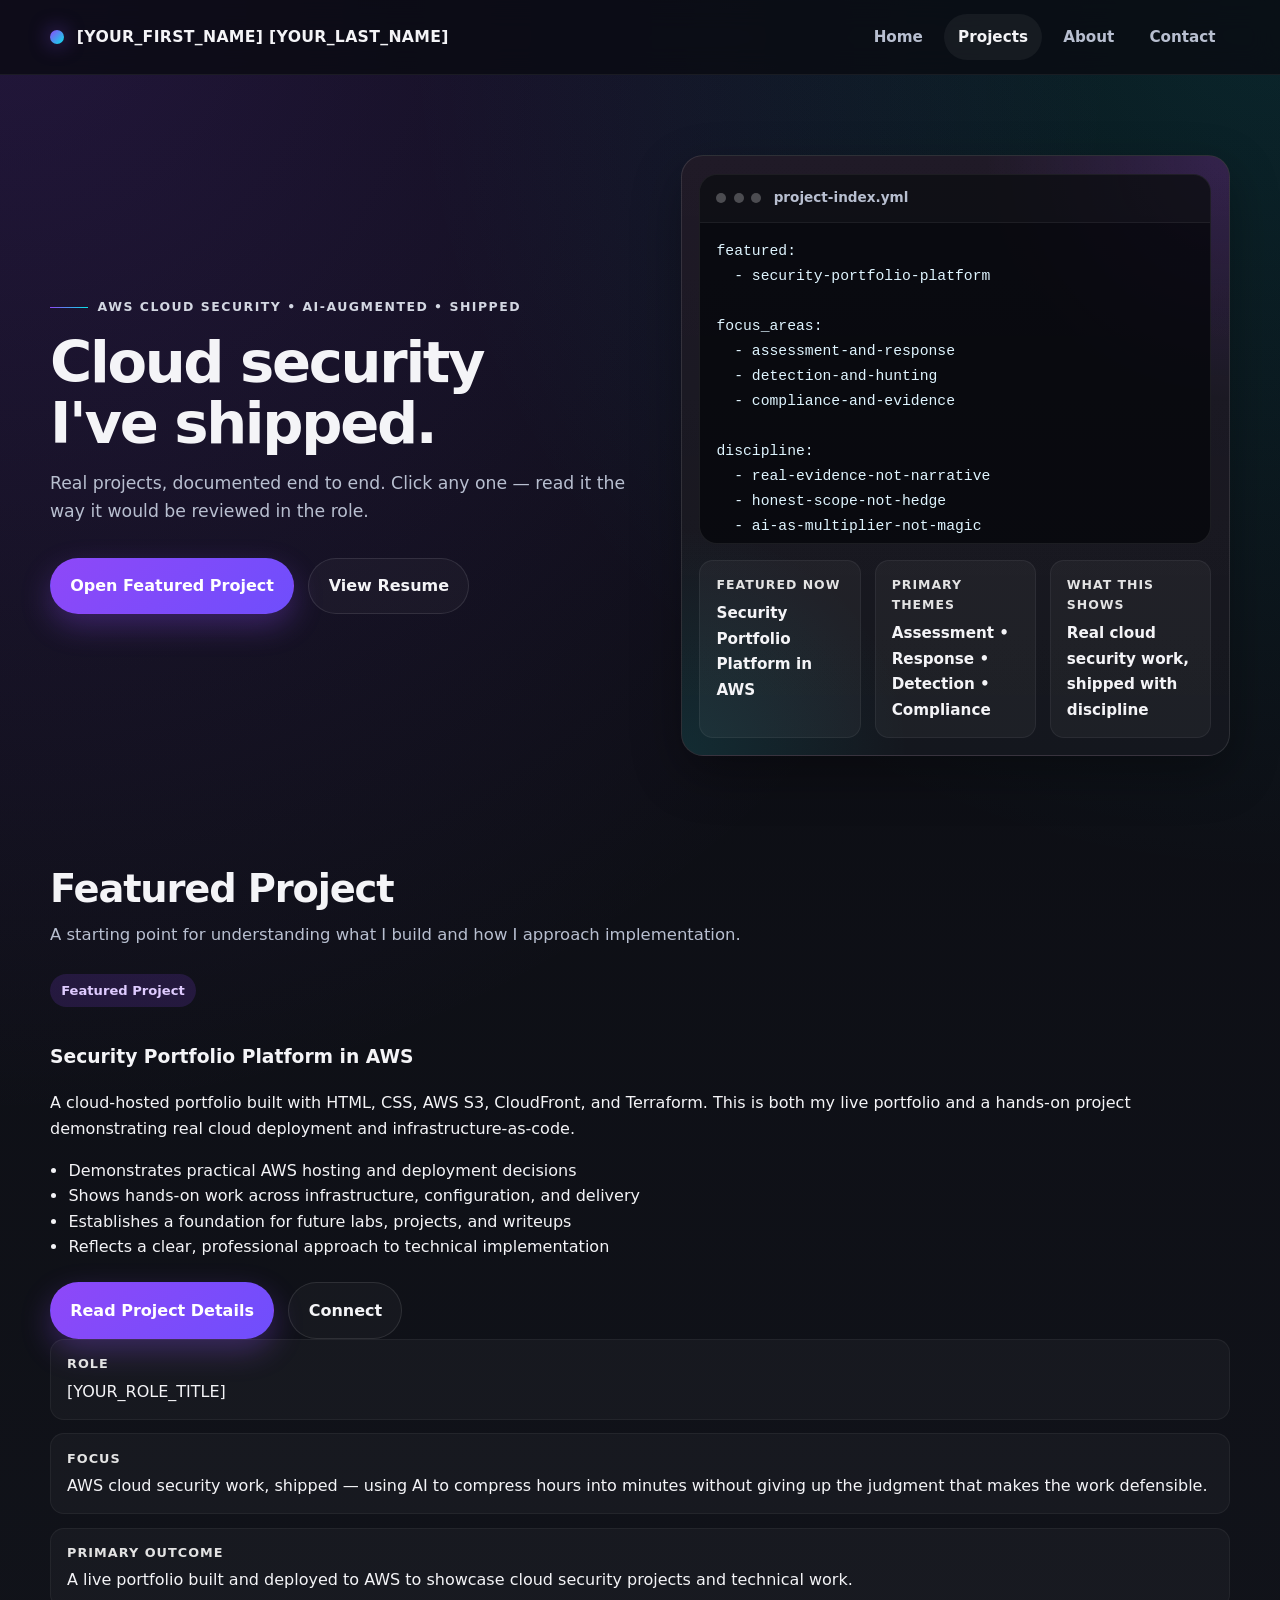
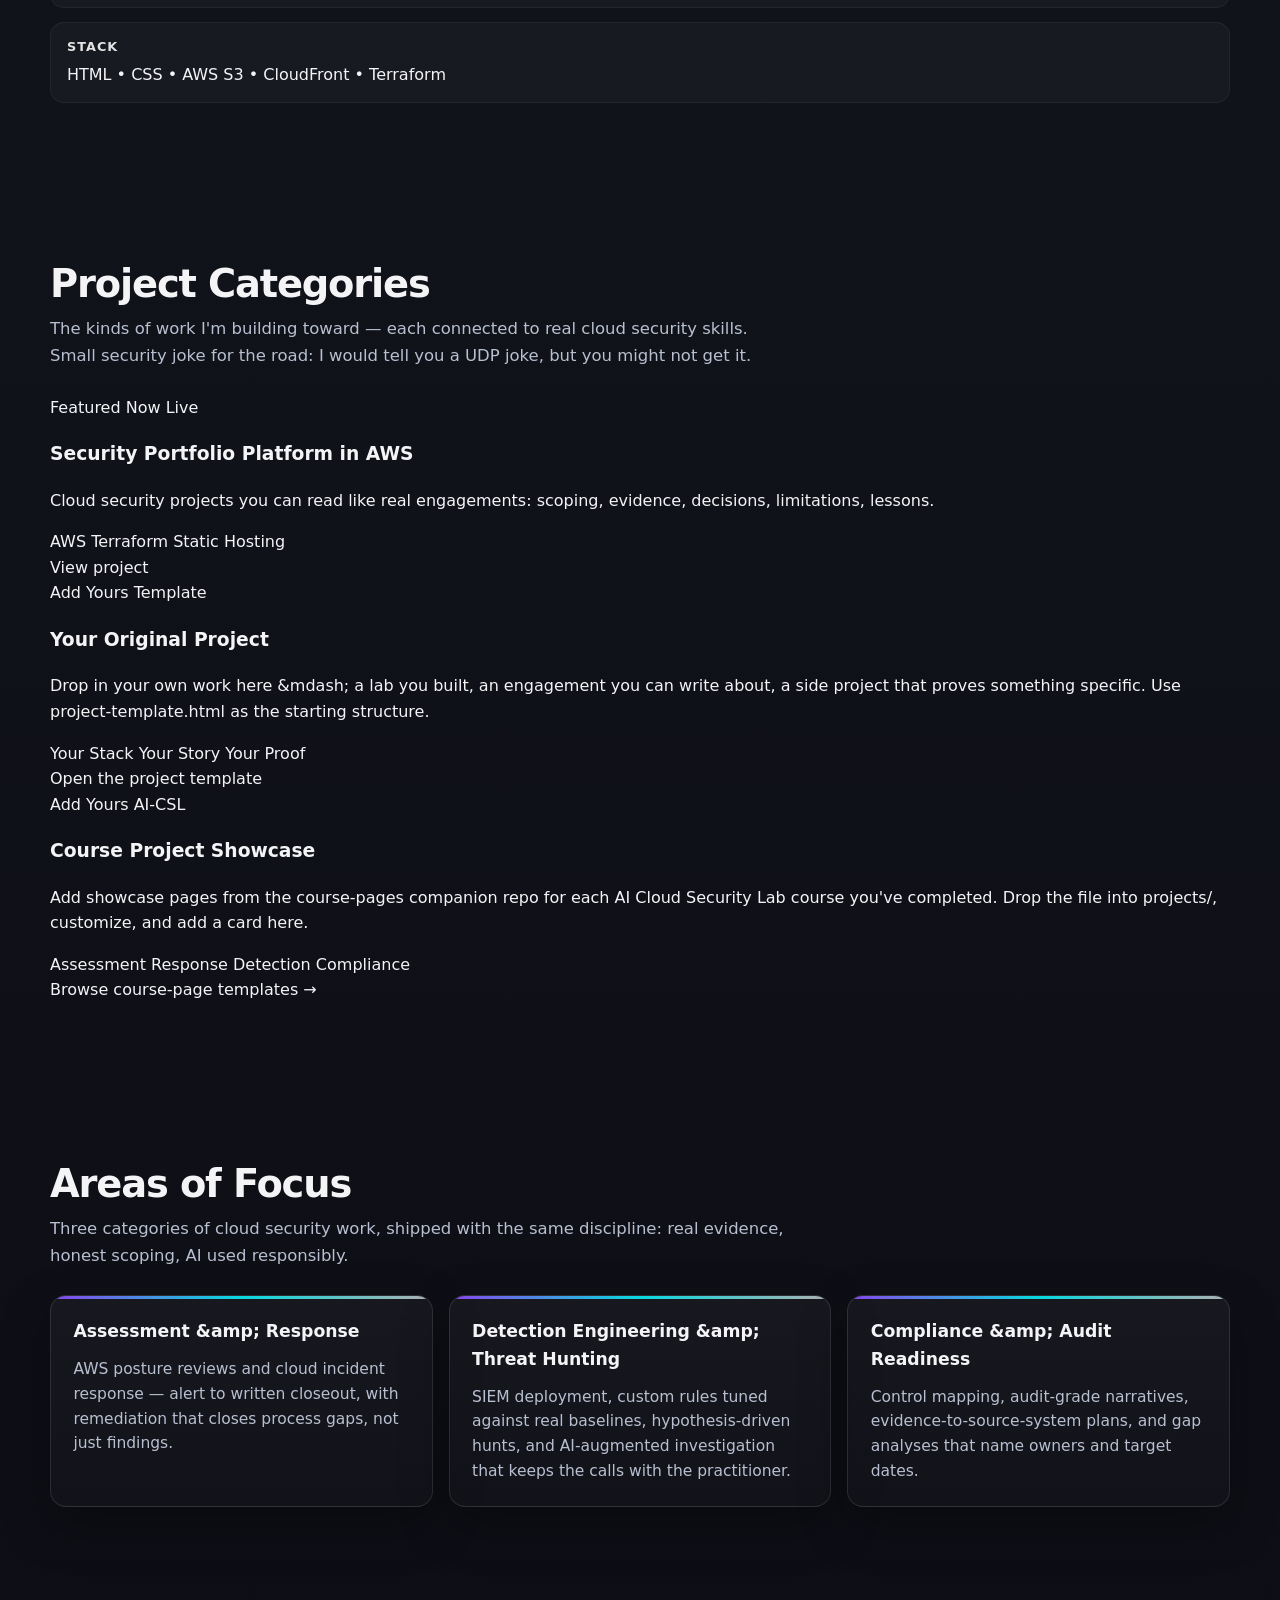
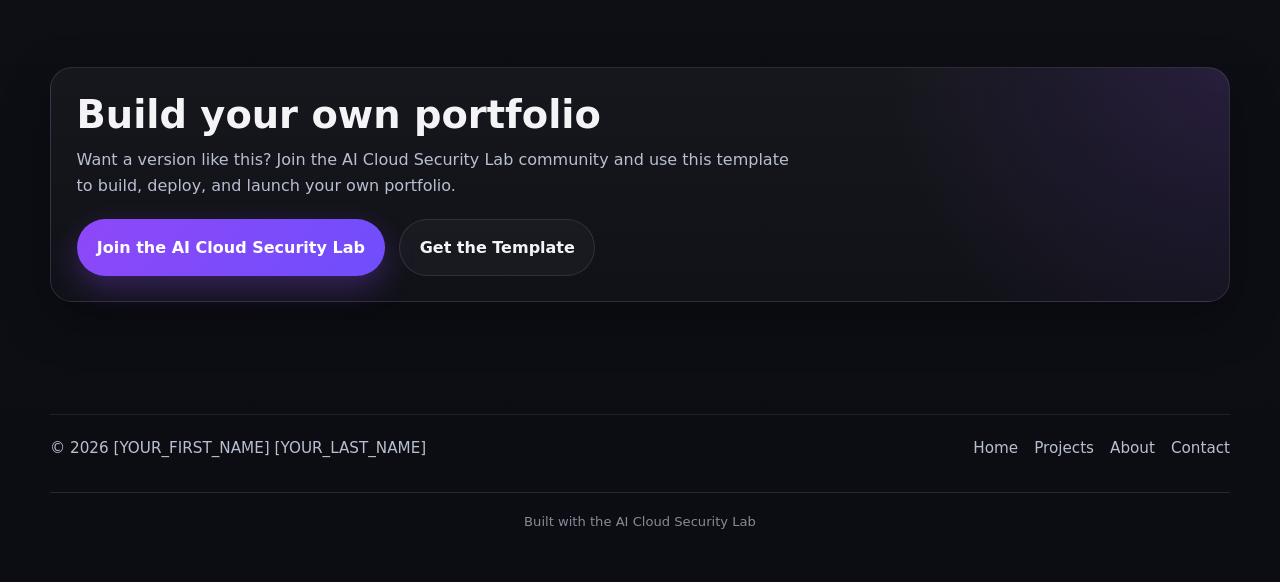
<file: projects.html>
<!DOCTYPE html>
<html lang="en">
<head>
  <meta charset="UTF-8" />
  <meta name="viewport" content="width=device-width, initial-scale=1.0" />

  <title>Projects | [YOUR_SITE_NAME] | Cloud Security Portfolio</title>
  <meta
    name="description"
    content="Hands-on cloud security projects, AWS labs, detection tooling, and architecture writeups built through real implementation."
    data-meta-description="projectsMetaDescription"
  />

  <!-- Open Graph / Social -->
  <meta property="og:type" content="website" />
  <meta property="og:title" content="" data-og="ogTitle" />
  <meta property="og:description" content="" data-og="ogDescription" />
  <meta property="og:image" content="" data-og="ogImage" />
  <meta property="og:site_name" content="" data-og="ogSiteName" />
  <meta name="twitter:card" content="summary_large_image" />
  <meta name="twitter:title" content="" data-og="ogTitle" />
  <meta name="twitter:description" content="" data-og="ogDescription" />
  <meta name="twitter:image" content="" data-og="ogImage" />

  <link rel="icon" type="image/svg+xml" href="assets/img/favicon.svg" />
  <link rel="stylesheet" href="assets/css/style.css" />
</head>
<body data-page-id="projects">
  <a class="skip-link" href="#main-content">Skip to content</a>

  <header class="site-header">
    <div class="container header-inner">
      <a href="index.html" class="logo" aria-label="Go to homepage">
        <span class="logo-mark" aria-hidden="true"></span>
        <span class="logo-text" data-site-name>[YOUR_SITE_NAME]</span>
      </a>

      <nav class="nav" aria-label="Primary navigation">
        <a href="index.html">Home</a>
        <a href="projects.html" aria-current="page">Projects</a>
        <a href="about.html">About</a>
        <a href="contact.html">Contact</a>
      </nav>
    </div>
  </header>

  <main id="main-content">
    <section class="page-hero">
      <div class="container page-hero-grid">
        <div class="page-hero-copy">
          <div class="eyebrow" data-site-tagline-short>Cloud Security &bull; AWS &bull; AI + Automation</div>
          <h1 class="page-title" data-projects-hero-title>Cloud security I've shipped.</h1>
          <p class="page-lead" data-projects-hero-subtitle>
            Real projects, documented end to end. Click any one — read it the way it would be reviewed in the role.
          </p>

          <div class="hero-actions">
            <a
              class="button button-primary"
              href="projects/portfolio-platform.html"
              data-cta-open-starter-project
            >
              Open Featured Project
            </a>
            <a
              class="button button-secondary"
              data-site-resume
              href="[YOUR_RESUME_URL]"
              target="_blank"
              rel="noopener noreferrer"
              data-site-resume-label
            >
              View Resume
            </a>
          </div>
        </div>

        <aside class="project-manifest-card hero-card-decorative" aria-label="Project roadmap">
          <div class="manifest-window">
            <div class="manifest-top">
              <span class="dot"></span>
              <span class="dot"></span>
              <span class="dot"></span>
              <span class="manifest-label" data-manifest-projects-label>project-index.yml</span>
            </div>

            <div class="manifest-body">
<pre class="manifest-code" data-projects-manifest-yaml>featured:
  - security-portfolio-platform

focus_areas:
  - aws-security-projects
  - detection-and-tooling
  - architecture-writeups

goal:
  - show real implementation
  - document decisions clearly
  - make work easy to evaluate</pre>
            </div>
          </div>

          <div class="manifest-summary">
            <div class="manifest-summary-item">
              <span class="manifest-summary-label">Featured Now</span>
              <strong data-featured-project-title>Security Portfolio Platform in AWS</strong>
            </div>

            <div class="manifest-summary-item">
              <span class="manifest-summary-label">Primary Themes</span>
              <strong data-projects-manifest-themes>AWS &bull; Detection &bull; Architecture</strong>
            </div>

            <div class="manifest-summary-item">
              <span class="manifest-summary-label">What This Shows</span>
              <strong data-projects-manifest-what-shows>Hands-on implementation with real technical depth</strong>
            </div>
          </div>
        </aside>
      </div>
    </section>

    <section class="section">
      <div class="container">
        <div class="section-header">
          <h2>Featured Project</h2>
          <p data-featured-section-desc>
            A starting point for understanding what I build and how I approach implementation.
          </p>
        </div>

        <article class="project-feature project-feature-live">
          <div class="project-feature-main">
            <span class="project-tag" data-starter-project-label>Featured Project</span>
            <h3 data-featured-project-title>Security Portfolio Platform in AWS</h3>
            <p data-featured-project-short-description>
              A cloud-hosted portfolio built with HTML, CSS, AWS S3, CloudFront, and Terraform. This is both my live portfolio and a hands-on project demonstrating real cloud deployment and infrastructure-as-code.
            </p>

            <ul class="feature-list">
              <li>Demonstrates practical AWS hosting and deployment decisions</li>
              <li>Shows hands-on work across infrastructure, configuration, and delivery</li>
              <li>Establishes a foundation for future labs, projects, and writeups</li>
              <li>Reflects a clear, professional approach to technical implementation</li>
            </ul>

            <div class="hero-actions feature-actions">
              <a class="button button-primary" href="projects/portfolio-platform.html" data-cta-read-project-details>
                Read Project Details
              </a>
              <a class="button button-secondary" href="contact.html">
                Connect
              </a>
            </div>
          </div>

          <aside class="project-feature-side">
            <div class="meta-grid">
              <div class="meta-item">
                <span class="meta-label">Role</span>
                <span data-site-role-title>[YOUR_ROLE_TITLE]</span>
              </div>

              <div class="meta-item">
                <span class="meta-label">Focus</span>
                <span data-site-focus-line>AWS security projects, AI-powered workflows, and cloud architecture.</span>
              </div>

              <div class="meta-item">
                <span class="meta-label">Primary Outcome</span>
                <span data-starter-project-outcome>A live portfolio built and deployed to AWS to showcase cloud security projects and technical work.</span>
              </div>

              <div class="meta-item">
                <span class="meta-label">Stack</span>
                <span data-starter-project-stack-short>HTML &bull; CSS &bull; AWS S3 &bull; CloudFront &bull; Terraform</span>
              </div>
            </div>
          </aside>
        </article>
      </div>
    </section>

    <section class="section">
      <div class="container">
        <div class="section-header">
          <h2 data-projects-category-section-heading>Project Categories</h2>
          <p data-projects-category-section-desc>
            The kinds of work I'm building toward — each connected to real cloud security skills.
          </p>
          <p data-projects-udp-joke>
            Small security joke for the road: I would tell you a UDP joke, but you might not get it.
          </p>
        </div>

        <!--
          ============================================================
          ADD YOUR PROJECT CARDS HERE
          ============================================================

          The grid below shows the featured project plus two "Add yours"
          guideposts pointing to the project template and the AI Cloud
          Security Lab course-pages companion repo. The "Areas of Focus"
          section further down the page explains what kinds of work this
          portfolio covers.

          To add a real project card:

          1. Copy the project-card HTML below (use the featured-project
             card or any of the example structures as a starting point).
          2. Paste it into the projects-grid.
          3. Update the title, description, tech tags, and href to point
             to your project page (e.g., projects/your-project.html).

          For an original project: copy projects/project-template.html,
          fill it in, then add a card here.

          For an AI Cloud Security Lab course showcase: grab the matching
          HTML file from
            https://github.com/botz-pillar/your-security-portfolio-course-pages
          drop it into projects/, customize, then add a card here.

          Delete the two "Add yours" guidepost cards once you have real
          projects in the grid.
          ============================================================
        -->
        <div class="projects-grid">
          <article class="project-card project-card-live">
            <div class="project-card-top">
              <span class="project-card-label">Featured Now</span>
              <span class="status-badge status-live">Live</span>
            </div>

            <h3 data-featured-project-title>Security Portfolio Platform in AWS</h3>
            <p data-starter-short>
              Cloud security projects, AWS labs, and technical writeups that show real implementation and how I think about security.
            </p>

            <div class="project-card-meta">
              <span>AWS</span>
              <span>Terraform</span>
              <span>Static Hosting</span>
            </div>

            <a class="text-link" href="projects/portfolio-platform.html">View project</a>
          </article>

          <article class="project-card">
            <div class="project-card-top">
              <span class="project-card-label">Add Yours</span>
              <span class="status-badge">Template</span>
            </div>

            <h3 data-suggested-project-one-title>Your Original Project</h3>
            <p data-suggested-project-one-description>
              Drop in your own work here &mdash; a lab you built, an engagement you can write about, a side project that proves something specific. Use project-template.html as the starting structure.
            </p>

            <div class="project-card-meta">
              <span>Your Stack</span>
              <span>Your Story</span>
              <span>Your Proof</span>
            </div>

            <a class="text-link" href="projects/project-template.html">Open the project template</a>
          </article>

          <article class="project-card">
            <div class="project-card-top">
              <span class="project-card-label">Add Yours</span>
              <span class="status-badge">AI-CSL</span>
            </div>

            <h3 data-suggested-project-two-title>Course Project Showcase</h3>
            <p data-suggested-project-two-description>
              Add showcase pages from the course-pages companion repo for each AI Cloud Security Lab course you've completed. Drop the file into projects/, customize, and add a card here.
            </p>

            <div class="project-card-meta">
              <span>Assessment</span>
              <span>Response</span>
              <span>Detection</span>
              <span>Compliance</span>
            </div>

            <a class="text-link" href="https://github.com/botz-pillar/your-security-portfolio-course-pages" target="_blank" rel="noopener noreferrer">Browse course-page templates &rarr;</a>
          </article>
        </div>
      </div>
    </section>

    <section class="section" id="areas-of-focus">
      <div class="container">
        <div class="section-header">
          <h2>Areas of Focus</h2>
          <p data-focus-areas-section-desc>
            The kinds of cloud security work this portfolio centers on. Every project here lives in one of these categories.
          </p>
        </div>

        <div class="grid grid-3">
          <article class="card">
            <h3 data-focus-area-one-title>Assessment &amp; Response</h3>
            <p data-focus-area-one-description>
              AWS posture reviews and cloud incident response &mdash; alert to written closeout, with remediation that closes process gaps, not just findings.
            </p>
          </article>

          <article class="card">
            <h3 data-focus-area-two-title>Detection Engineering &amp; Threat Hunting</h3>
            <p data-focus-area-two-description>
              SIEM deployment, custom rules tuned against real baselines, hypothesis-driven hunts, and AI-augmented investigation that keeps the calls with the practitioner.
            </p>
          </article>

          <article class="card">
            <h3 data-focus-area-three-title>Compliance &amp; Audit Readiness</h3>
            <p data-focus-area-three-description>
              Control mapping, audit-grade narratives, evidence-to-source-system plans, and gap analyses that name owners and target dates.
            </p>
          </article>
        </div>
      </div>
    </section>

    <section class="section" data-template-promo>
      <div class="container">
        <div class="cta-panel">
          <h2 data-template-promo-title>Build your own portfolio</h2>
          <p data-template-promo-text>
            Want a version like this? Join the AI Cloud Security Lab community and use this template to build, deploy, and launch your own portfolio.
          </p>

          <div class="cta-actions">
            <a
              class="button button-primary"
              data-site-skool
              href="https://www.skool.com/cloud-security-lab"
              target="_blank"
              rel="noopener noreferrer"
              data-template-promo-community-label
            >
              Join the AI Cloud Security Lab
            </a>
            <a
              class="button button-secondary"
              data-site-template-repo
              href="https://github.com/botz-pillar/your-security-portfolio"
              target="_blank"
              rel="noopener noreferrer"
              data-template-promo-github-label
            >
              Get the Template
            </a>
          </div>
        </div>
      </div>
    </section>
  </main>

  <footer class="site-footer">
    <div class="container footer-inner">
      <div data-site-footer>&copy; 2026 [YOUR_SITE_NAME]</div>

      <div class="footer-links">
        <a href="index.html">Home</a>
        <a href="projects.html">Projects</a>
        <a href="about.html">About</a>
        <a href="contact.html">Contact</a>
      </div>
    </div>
  </footer>

  <script src="assets/js/config.js"></script>
  <script src="assets/js/content.js"></script>
  <script src="assets/js/main.js"></script>
</body>
</html>
</file>
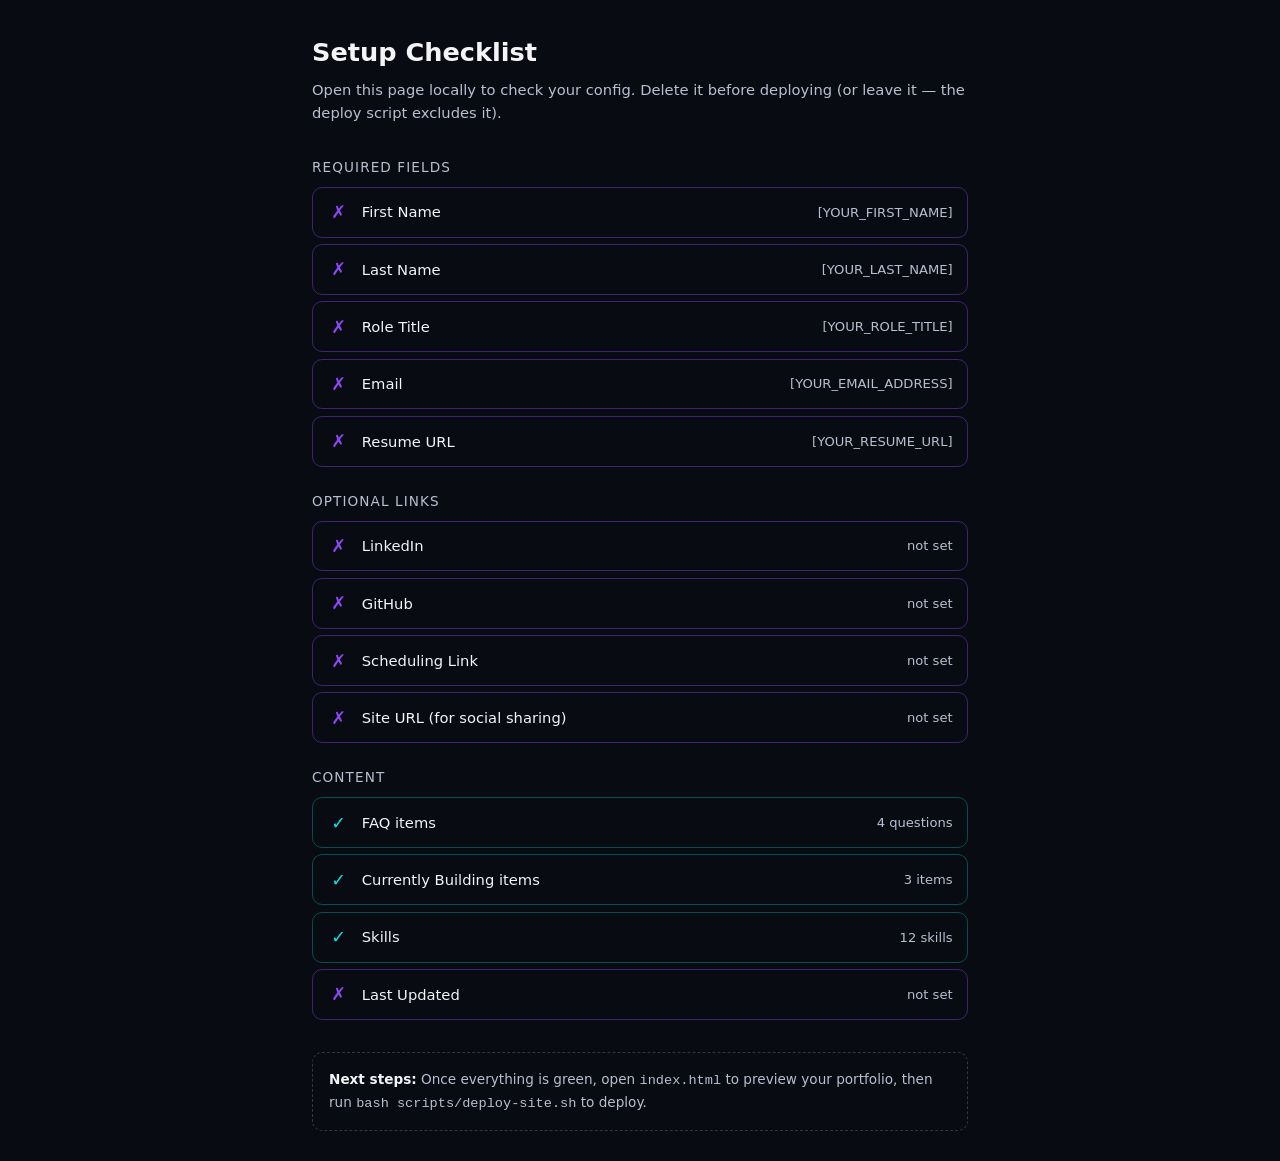
<file: setup.html>
<!DOCTYPE html>
<html lang="en">
<head>
  <meta charset="UTF-8" />
  <meta name="viewport" content="width=device-width, initial-scale=1.0" />
  <title>Setup Checklist</title>
  <link rel="icon" type="image/svg+xml" href="assets/img/favicon.svg" />
  <style>
    * { margin: 0; padding: 0; box-sizing: border-box; }
    body {
      font-family: Inter, system-ui, sans-serif;
      background: #080b12;
      color: #f4f4f7;
      padding: 2rem;
      max-width: 720px;
      margin: 0 auto;
      line-height: 1.6;
    }
    h1 { font-size: 1.6rem; margin-bottom: 0.3rem; }
    .subtitle { color: #b8bfd0; font-size: 0.92rem; margin-bottom: 2rem; }
    .group { margin-bottom: 1.5rem; }
    .group-title { font-size: 0.85rem; text-transform: uppercase; letter-spacing: 0.08em; color: #b8bfd0; margin-bottom: 0.5rem; }
    .item {
      display: flex; align-items: center; gap: 0.75rem;
      padding: 0.65rem 0.9rem;
      border: 1px solid rgba(227,227,227,0.12);
      border-radius: 10px;
      margin-bottom: 0.4rem;
      font-size: 0.92rem;
    }
    .item .icon { font-size: 1.1rem; flex-shrink: 0; width: 1.4rem; text-align: center; }
    .item.pass { border-color: rgba(7,228,233,0.3); }
    .item.pass .icon { color: #07e4e9; }
    .item.fail { border-color: rgba(142,72,248,0.4); }
    .item.fail .icon { color: #8e48f8; }
    .item .label { flex: 1; }
    .item .value { color: #b8bfd0; font-size: 0.82rem; max-width: 280px; overflow: hidden; text-overflow: ellipsis; white-space: nowrap; }
    .note {
      margin-top: 2rem; padding: 1rem;
      border: 1px dashed rgba(227,227,227,0.2);
      border-radius: 10px; color: #b8bfd0; font-size: 0.85rem;
    }
    .note strong { color: #f4f4f7; }
  </style>
</head>
<body>
  <h1>Setup Checklist</h1>
  <p class="subtitle">Open this page locally to check your config. Delete it before deploying (or leave it — the deploy script excludes it).</p>
  <div id="checklist"></div>
  <div class="note">
    <strong>Next steps:</strong> Once everything is green, open <code>index.html</code> to preview your portfolio, then run <code>bash scripts/deploy-site.sh</code> to deploy.
  </div>

  <script src="assets/js/config.js"></script>
  <script>
    var c = typeof SITE_CONFIG !== "undefined" ? SITE_CONFIG : {};
    var el = document.getElementById("checklist");

    function isPlaceholder(v) {
      return !v || (typeof v === "string" && v.includes("[YOUR_"));
    }

    function group(title, items) {
      var g = document.createElement("div");
      g.className = "group";
      var t = document.createElement("div");
      t.className = "group-title";
      t.textContent = title;
      g.appendChild(t);
      items.forEach(function (item) {
        var row = document.createElement("div");
        var ok = item.check();
        row.className = "item " + (ok ? "pass" : "fail");
        row.innerHTML =
          '<span class="icon">' + (ok ? "\u2713" : "\u2717") + "</span>" +
          '<span class="label">' + item.label + "</span>" +
          '<span class="value">' + (item.display || "") + "</span>";
        g.appendChild(row);
      });
      el.appendChild(g);
    }

    group("Required Fields", [
      { label: "First Name", display: c.siteFirstName, check: function () { return !isPlaceholder(c.siteFirstName); } },
      { label: "Last Name", display: c.siteLastName, check: function () { return !isPlaceholder(c.siteLastName); } },
      { label: "Role Title", display: c.roleTitle, check: function () { return !isPlaceholder(c.roleTitle); } },
      { label: "Email", display: c.email, check: function () { return !isPlaceholder(c.email); } },
      { label: "Resume URL", display: c.resumeUrl, check: function () { return !isPlaceholder(c.resumeUrl); } }
    ]);

    group("Optional Links", [
      { label: "LinkedIn", display: c.linkedinUrl || "not set", check: function () { return !!c.linkedinUrl; } },
      { label: "GitHub", display: c.githubUrl || "not set", check: function () { return !!c.githubUrl; } },
      { label: "Scheduling Link", display: c.schedulingUrl || "not set", check: function () { return !!c.schedulingUrl; } },
      { label: "Site URL (for social sharing)", display: c.siteUrl || "not set", check: function () { return !!c.siteUrl; } }
    ]);

    group("Content", [
      { label: "FAQ items", display: (c.faq || []).length + " questions", check: function () { return c.faq && c.faq.length > 0; } },
      { label: "Currently Building items", display: (c.currentlyBuilding || []).length + " items", check: function () { return c.currentlyBuilding && c.currentlyBuilding.length > 0; } },
      { label: "Skills", display: (c.skills || []).length + " skills", check: function () { return c.skills && c.skills.length > 0; } },
      { label: "Last Updated", display: c.lastUpdated || "not set", check: function () { return !!c.lastUpdated; } }
    ]);
  </script>
</body>
</html>
</file>
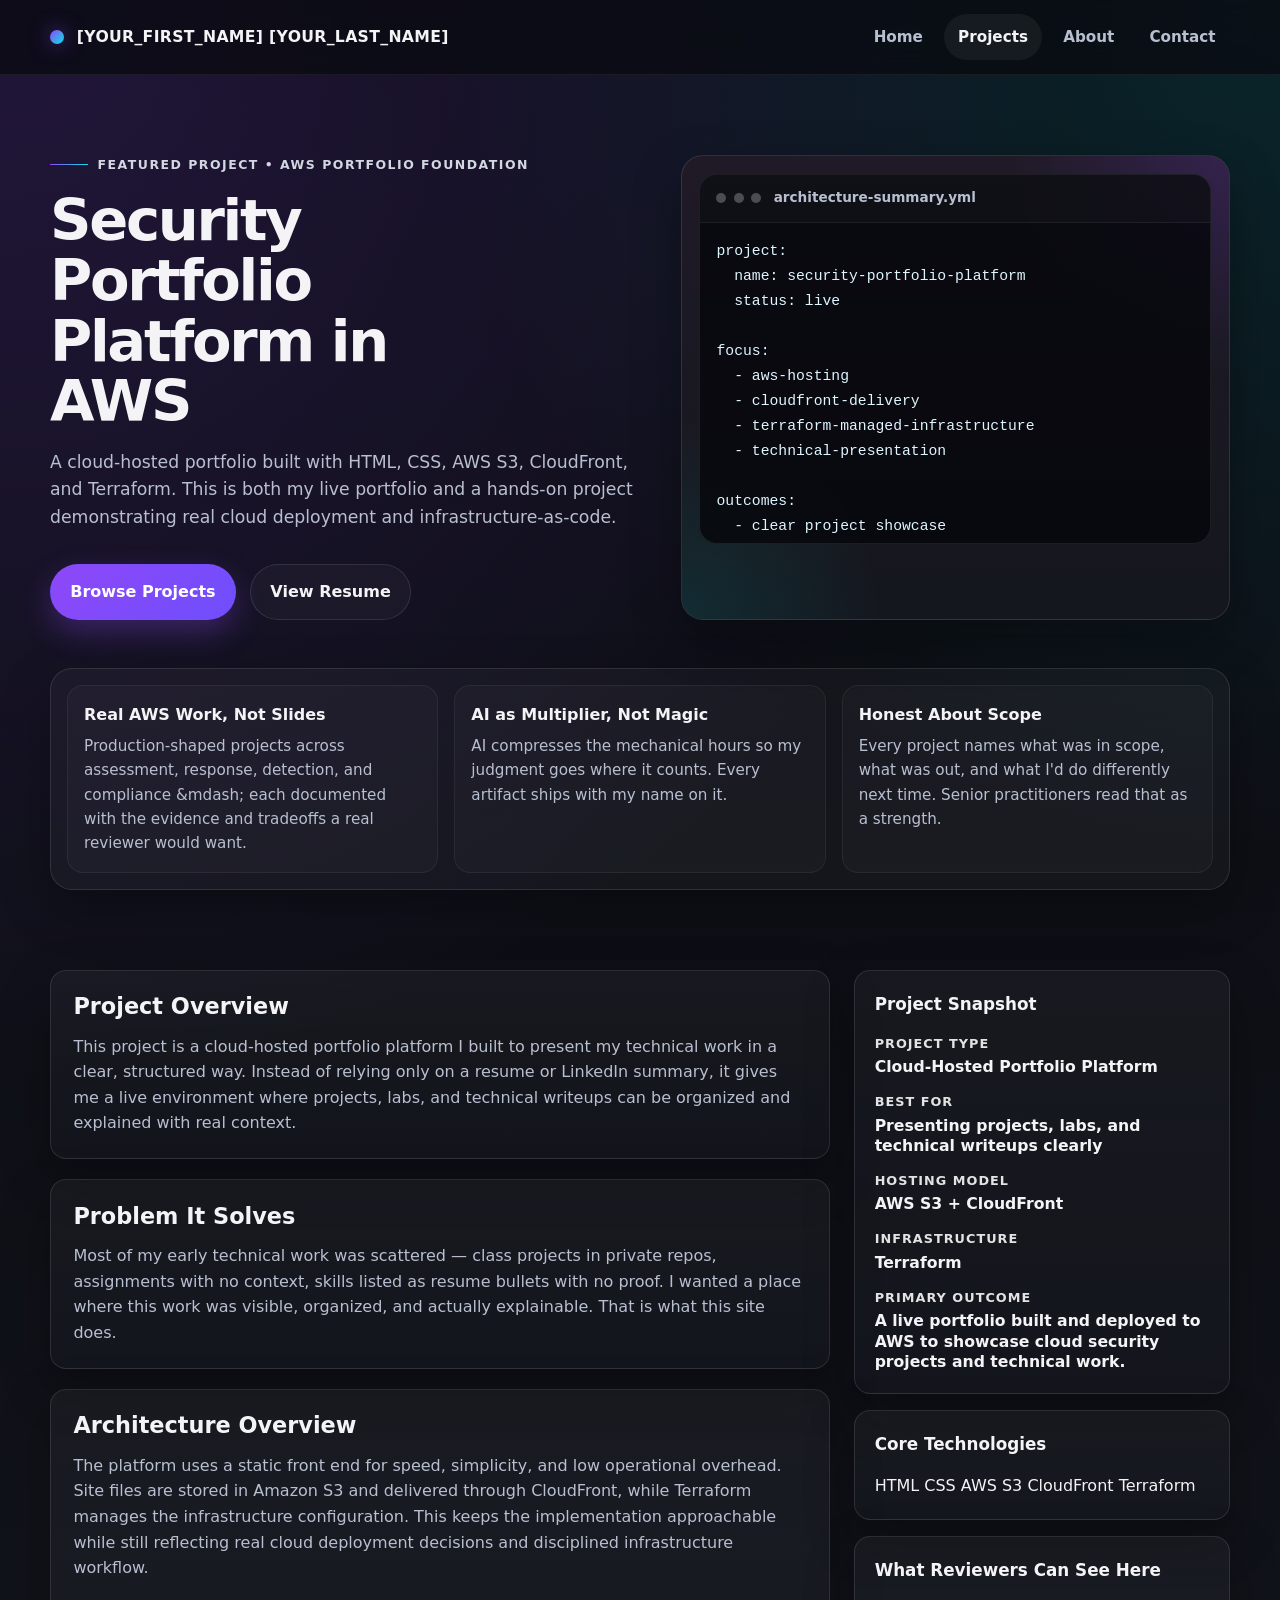
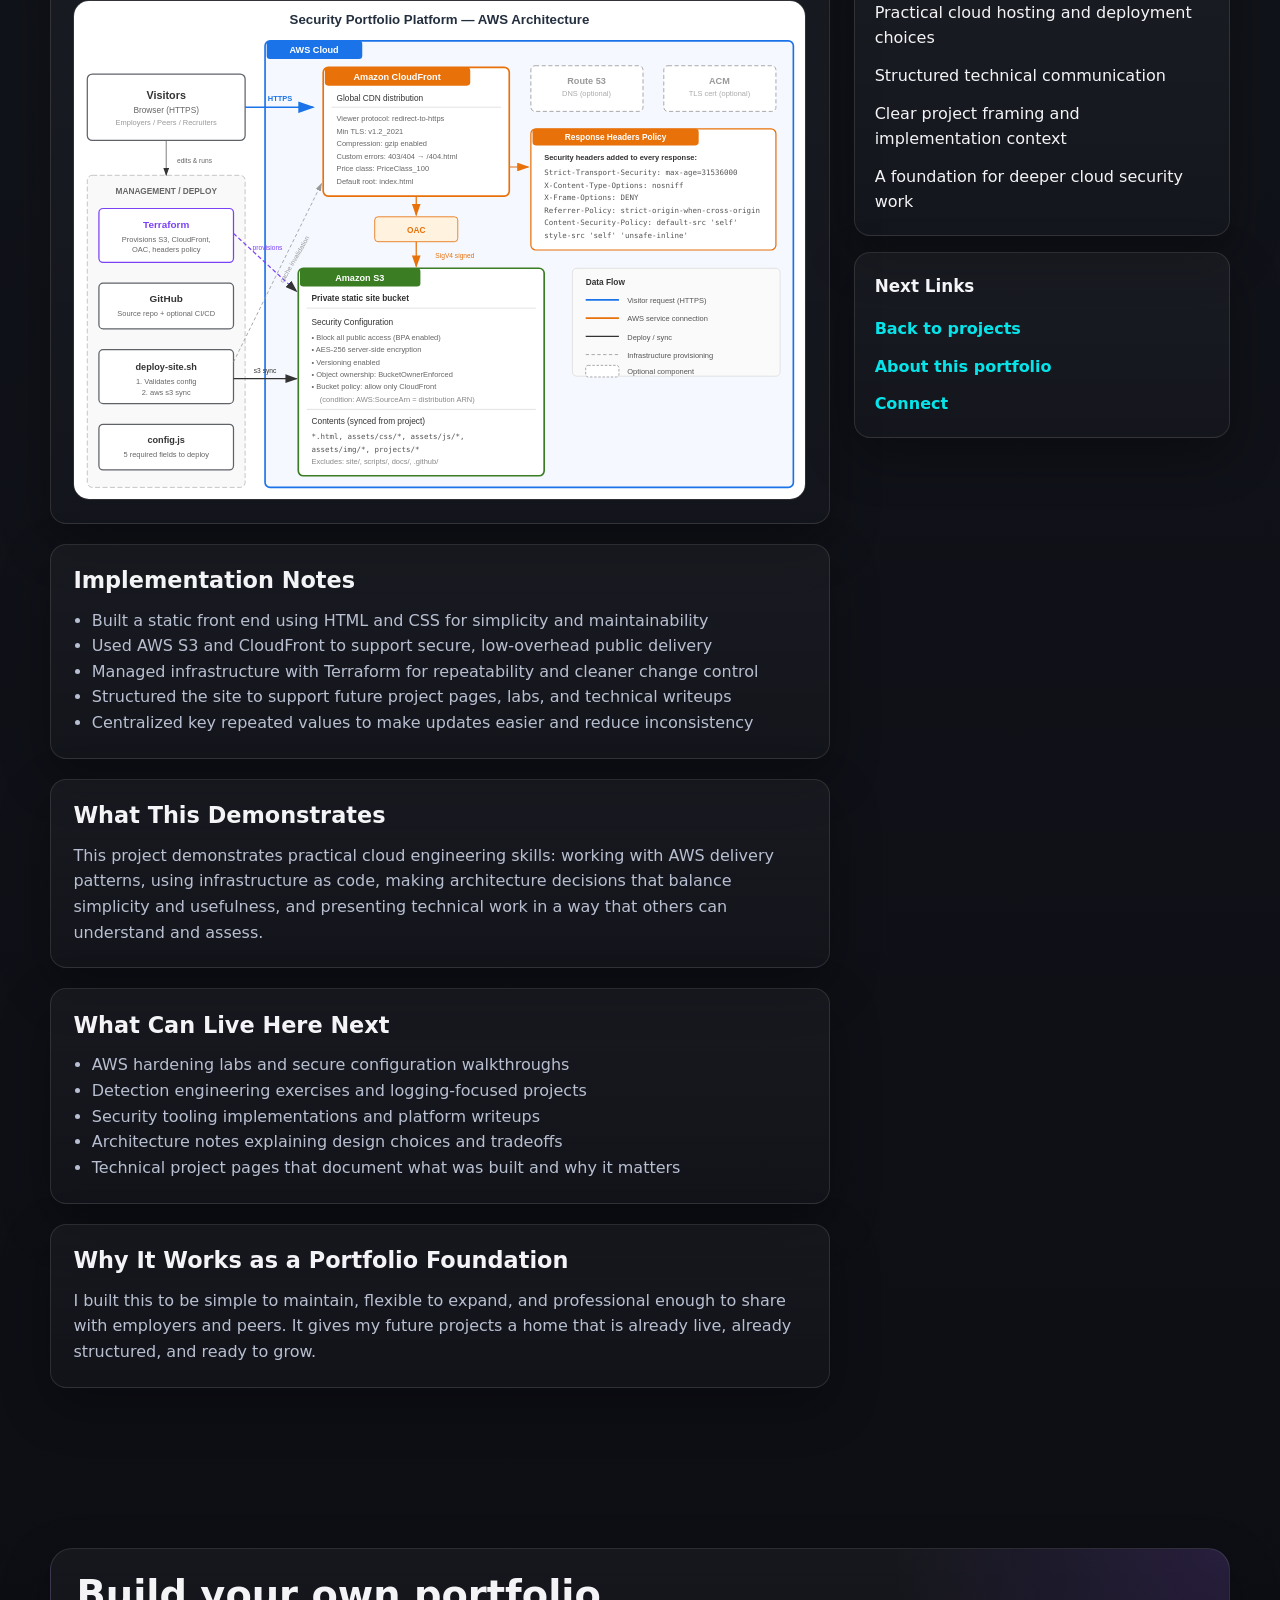
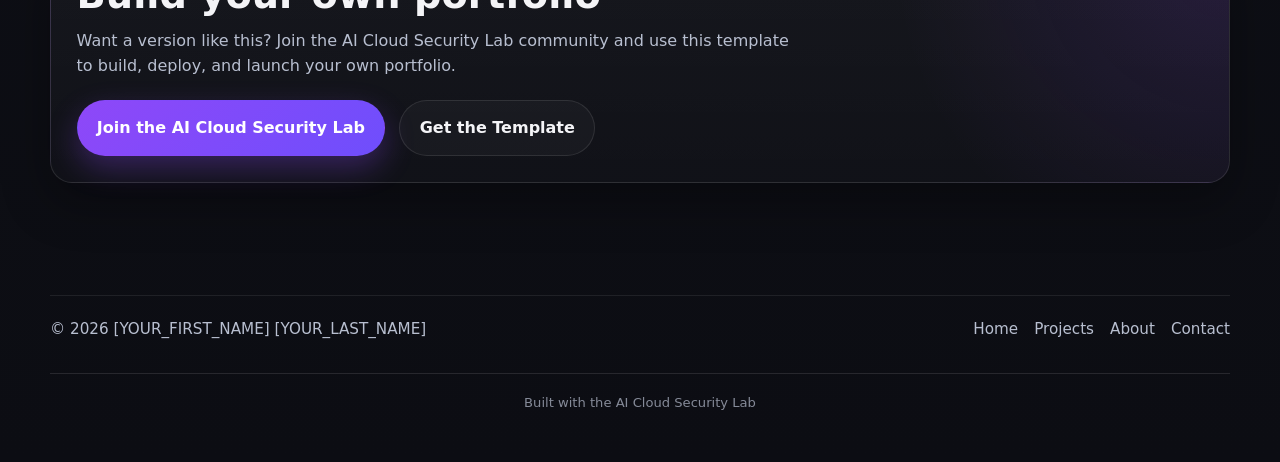
<file: projects/portfolio-platform.html>
<!DOCTYPE html>
<html lang="en">
<head>
  <meta charset="UTF-8" />
  <meta name="viewport" content="width=device-width, initial-scale=1.0" />

  <title>Security Portfolio Platform in AWS | [YOUR_SITE_NAME]</title>
  <meta
    name="description"
    content="A cloud security project page covering AWS hosting, Terraform-managed infrastructure, and the technical decisions behind a live portfolio platform."
    data-meta-description="projectMetaDescription"
  />

  <!-- Open Graph / Social -->
  <meta property="og:type" content="website" />
  <meta property="og:title" content="" data-og="ogTitle" />
  <meta property="og:description" content="" data-og="ogDescription" />
  <meta property="og:image" content="" data-og="ogImage" />
  <meta property="og:site_name" content="" data-og="ogSiteName" />
  <meta name="twitter:card" content="summary_large_image" />
  <meta name="twitter:title" content="" data-og="ogTitle" />
  <meta name="twitter:description" content="" data-og="ogDescription" />
  <meta name="twitter:image" content="" data-og="ogImage" />

  <link rel="icon" type="image/svg+xml" href="../assets/img/favicon.svg" />
  <link rel="stylesheet" href="../assets/css/style.css" />
</head>
<body data-page-id="project-detail">
  <a class="skip-link" href="#main-content">Skip to content</a>

  <header class="site-header">
    <div class="container header-inner">
      <a href="../index.html" class="logo" aria-label="Go to homepage">
        <span class="logo-mark" aria-hidden="true"></span>
        <span class="logo-text" data-site-name>[YOUR_SITE_NAME]</span>
      </a>

      <nav class="nav" aria-label="Primary navigation">
        <a href="../index.html">Home</a>
        <a href="../projects.html" aria-current="page">Projects</a>
        <a href="../about.html">About</a>
        <a href="../contact.html">Contact</a>
      </nav>
    </div>
  </header>

  <main id="main-content">
    <section class="project-hero">
      <div class="container project-hero-grid">
        <div class="project-hero-copy">
          <div class="eyebrow" data-starter-project-eyebrow>Starter Project • AWS Portfolio Foundation</div>
          <h1 class="project-title" data-featured-project-title>Security Portfolio Platform in AWS</h1>

          <p class="project-lead" data-featured-project-short-description>
            A practical static portfolio platform built with HTML, CSS, AWS S3, CloudFront, and Terraform. This project serves as both a live portfolio foundation and a repeatable example of cloud-hosted technical implementation presented in a professional way.
          </p>

          <div class="project-hero-actions">
            <a class="button button-primary" href="../projects.html" data-cta-browse-projects>
              Browse Projects
            </a>

            <a
              class="button button-secondary"
              data-site-resume
              href="[YOUR_RESUME_URL]"
              target="_blank"
              rel="noopener noreferrer"
              data-site-resume-label
            >
              View Resume
            </a>
          </div>
        </div>

        <aside class="project-hero-card" aria-label="Project architecture summary">
          <div class="manifest-window">
            <div class="manifest-top">
              <span class="dot"></span>
              <span class="dot"></span>
              <span class="dot"></span>
              <span class="manifest-label" data-manifest-architecture-label>architecture-summary.yml</span>
            </div>

            <div class="manifest-body">
<pre class="manifest-code">project:
  name: security-portfolio-platform
  status: live

focus:
  - aws-hosting
  - cloudfront-delivery
  - terraform-managed-infrastructure
  - technical-presentation

outcomes:
  - clear project showcase
  - repeatable deployment workflow
  - stronger professional presence</pre>
            </div>
          </div>
        </aside>
      </div>
    </section>

    <section class="info-strip">
      <div class="container">
        <div class="info-panel">
          <div class="info-item">
            <h3 data-home-value-one-title>Cloud Security Experience</h3>
            <p data-home-value-one-body>
              Explore hands-on work related to AWS security, hardening, logging, detection, and architecture decisions in real technical environments.
            </p>
          </div>

          <div class="info-item">
            <h3 data-home-value-two-title>Projects That Show How I Work</h3>
            <p data-home-value-two-body>
              See projects, labs, and writeups that make my technical approach easier to evaluate than a resume bullet ever could.
            </p>
          </div>

          <div class="info-item">
            <h3 data-home-value-three-title>Security Architecture Thinking</h3>
            <p data-home-value-three-body>
              This portfolio includes projects and writeups that show how I approach secure design, implementation decisions, and technical tradeoffs.
            </p>
          </div>
        </div>
      </div>
    </section>

    <section class="section">
      <div class="container project-content-grid">
        <div class="project-content-main">
          <section class="project-section">
            <h2 data-project-portfolio-overview-heading>Project Overview</h2>
            <p data-project-portfolio-overview-body>
              This project is a cloud-hosted portfolio platform designed to present technical work in a clear, structured way. Instead of relying only on a resume or LinkedIn summary, it provides a live environment where projects, labs, and technical writeups can be organized and explained with more context.
            </p>
          </section>

          <section class="project-section">
            <h2 data-project-portfolio-problem-heading>Problem It Solves</h2>
            <p data-project-portfolio-problem-body>
              A lot of strong technical work stays buried in private notes, internal projects, or short resume bullets. That makes it harder for hiring managers, recruiters, and peers to understand what someone has actually built. This project solves that by creating a professional site where technical work can be presented more clearly and evaluated more easily.
            </p>
          </section>

          <section class="project-section">
            <h2 data-project-portfolio-arch-heading>Architecture Overview</h2>
            <p data-project-portfolio-arch-body>
              The platform uses a static front end for speed, simplicity, and low operational overhead. Site files are stored in Amazon S3 and delivered through CloudFront, while Terraform manages the infrastructure configuration. This keeps the implementation approachable while still reflecting real cloud deployment decisions and a more disciplined infrastructure workflow.
            </p>

            <div class="project-diagram">
              <img
                src="../assets/img/architecture-diagram.svg"
                alt="Architecture diagram showing the portfolio deploy flow: Developer edits config.js and pushes to GitHub, Terraform creates S3 bucket and CloudFront distribution, deploy script syncs files to S3 and invalidates CloudFront cache, visitors access the site via HTTPS through CloudFront with security headers."
                class="architecture-diagram"
              />
            </div>
          </section>

          <section class="project-section">
            <h2>Implementation Notes</h2>
            <ul class="feature-list">
              <li>Built a static front end using HTML and CSS for simplicity and maintainability</li>
              <li>Used AWS S3 and CloudFront to support secure, low-overhead public delivery</li>
              <li>Managed infrastructure with Terraform for repeatability and cleaner change control</li>
              <li>Structured the site to support future project pages, labs, and technical writeups</li>
              <li>Centralized key repeated values to make updates easier and reduce inconsistency</li>
            </ul>
          </section>

          <section class="project-section">
            <h2 data-project-portfolio-demo-heading>What This Demonstrates</h2>
            <p data-project-portfolio-demo-body>
              This project demonstrates practical cloud security-adjacent engineering skills: working with AWS delivery patterns, using infrastructure as code, making architecture choices that balance simplicity and usefulness, and presenting technical work in a way that is easier for others to understand and assess.
            </p>
          </section>

          <section class="project-section">
            <h2>What Can Live Here Next</h2>
            <ul class="feature-list">
              <li>AWS hardening labs and secure configuration walkthroughs</li>
              <li>Detection engineering exercises and logging-focused projects</li>
              <li>Security tooling implementations and platform writeups</li>
              <li>Architecture notes explaining design choices and tradeoffs</li>
              <li>Technical project pages that document what was built and why it matters</li>
            </ul>
          </section>

          <section class="project-section">
            <h2 data-project-portfolio-why-heading>Why It Works as a Portfolio Foundation</h2>
            <p data-project-portfolio-why-body>
              A strong portfolio foundation needs to be simple enough to maintain, flexible enough to grow, and professional enough to share. This project meets that standard by giving future work a home that is already live, already structured, and already aligned to how technical experience is usually evaluated.
            </p>
          </section>
        </div>

        <aside class="project-sidebar">
          <div class="project-sidebar-card">
            <h3>Project Snapshot</h3>

            <div class="project-sidebar-list">
              <div class="project-sidebar-item">
                <span class="project-sidebar-label">Project Type</span>
                <strong data-project-portfolio-snapshot-type>Cloud-Hosted Portfolio Platform</strong>
              </div>

              <div class="project-sidebar-item">
                <span class="project-sidebar-label">Best For</span>
                <strong data-project-portfolio-snapshot-best-for>Presenting projects, labs, and technical writeups clearly</strong>
              </div>

              <div class="project-sidebar-item">
                <span class="project-sidebar-label">Hosting Model</span>
                <strong data-project-portfolio-snapshot-hosting>AWS S3 + CloudFront</strong>
              </div>

              <div class="project-sidebar-item">
                <span class="project-sidebar-label">Infrastructure</span>
                <strong data-project-portfolio-snapshot-infra>Terraform</strong>
              </div>

              <div class="project-sidebar-item">
                <span class="project-sidebar-label">Primary Outcome</span>
                <strong data-starter-project-outcome>A professional site for presenting projects, technical depth, and cloud security experience.</strong>
              </div>
            </div>
          </div>

          <div class="project-sidebar-card">
            <h3>Core Technologies</h3>
            <div class="project-card-meta">
              <span>HTML</span>
              <span>CSS</span>
              <span>AWS S3</span>
              <span>CloudFront</span>
              <span>Terraform</span>
            </div>
          </div>

          <div class="project-sidebar-card">
            <h3>What Reviewers Can See Here</h3>
            <ul class="project-links">
              <li>Practical cloud hosting and deployment choices</li>
              <li>Structured technical communication</li>
              <li>Clear project framing and implementation context</li>
              <li>A foundation for deeper cloud security work</li>
            </ul>
          </div>

          <div class="project-sidebar-card">
            <h3>Next Links</h3>
            <ul class="project-links">
              <li><a href="../projects.html">Back to projects</a></li>
              <li><a href="../about.html">About this portfolio</a></li>
              <li><a href="../contact.html">Connect</a></li>
            </ul>
          </div>
        </aside>
      </div>
    </section>

    <section class="section" data-template-promo>
      <div class="container">
        <div class="cta-panel">
          <h2 data-template-promo-title>Build your own portfolio</h2>

          <p data-template-promo-text>
            Want a version like this? Join the community and use the template starter to build and deploy your own portfolio.
          </p>

          <div class="cta-actions">
            <a
              class="button button-primary"
              data-site-skool
              href="https://www.skool.com/cloud-security-lab"
              target="_blank"
              rel="noopener noreferrer"
              data-template-promo-community-label
            >
              Learn in the Community
            </a>

            <a
              class="button button-secondary"
              data-site-template-repo
              href="https://github.com/botz-pillar/your-security-portfolio"
              target="_blank"
              rel="noopener noreferrer"
              data-template-promo-github-label
            >
              Get the Template
            </a>
          </div>
        </div>
      </div>
    </section>
  </main>

  <footer class="site-footer">
    <div class="container footer-inner">
      <div data-site-footer>© 2026 [YOUR_SITE_NAME]</div>

      <div class="footer-links">
        <a href="../index.html">Home</a>
        <a href="../projects.html">Projects</a>
        <a href="../about.html">About</a>
        <a href="../contact.html">Contact</a>
      </div>
    </div>
  </footer>

  <script src="../assets/js/config.js"></script>
  <script src="../assets/js/content.js"></script>
  <script src="../assets/js/main.js"></script>
</body>
</html>
</file>
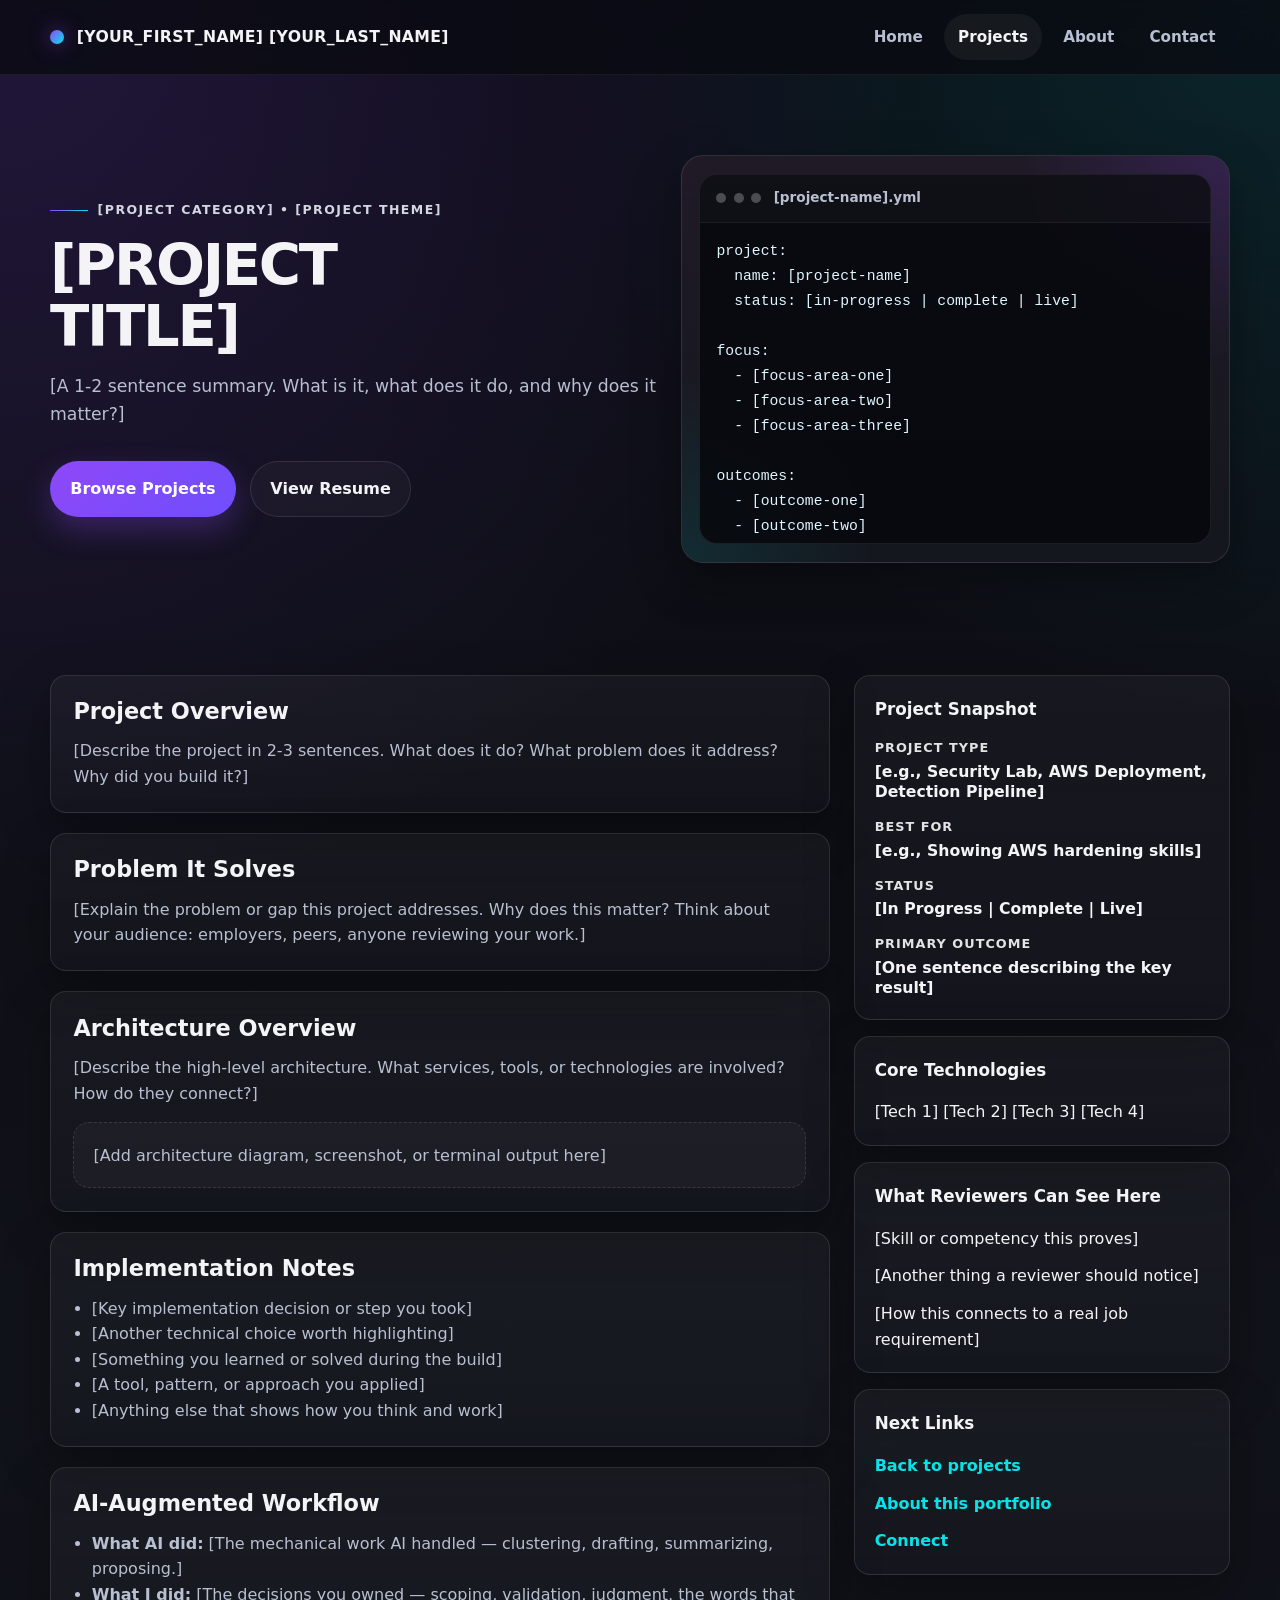
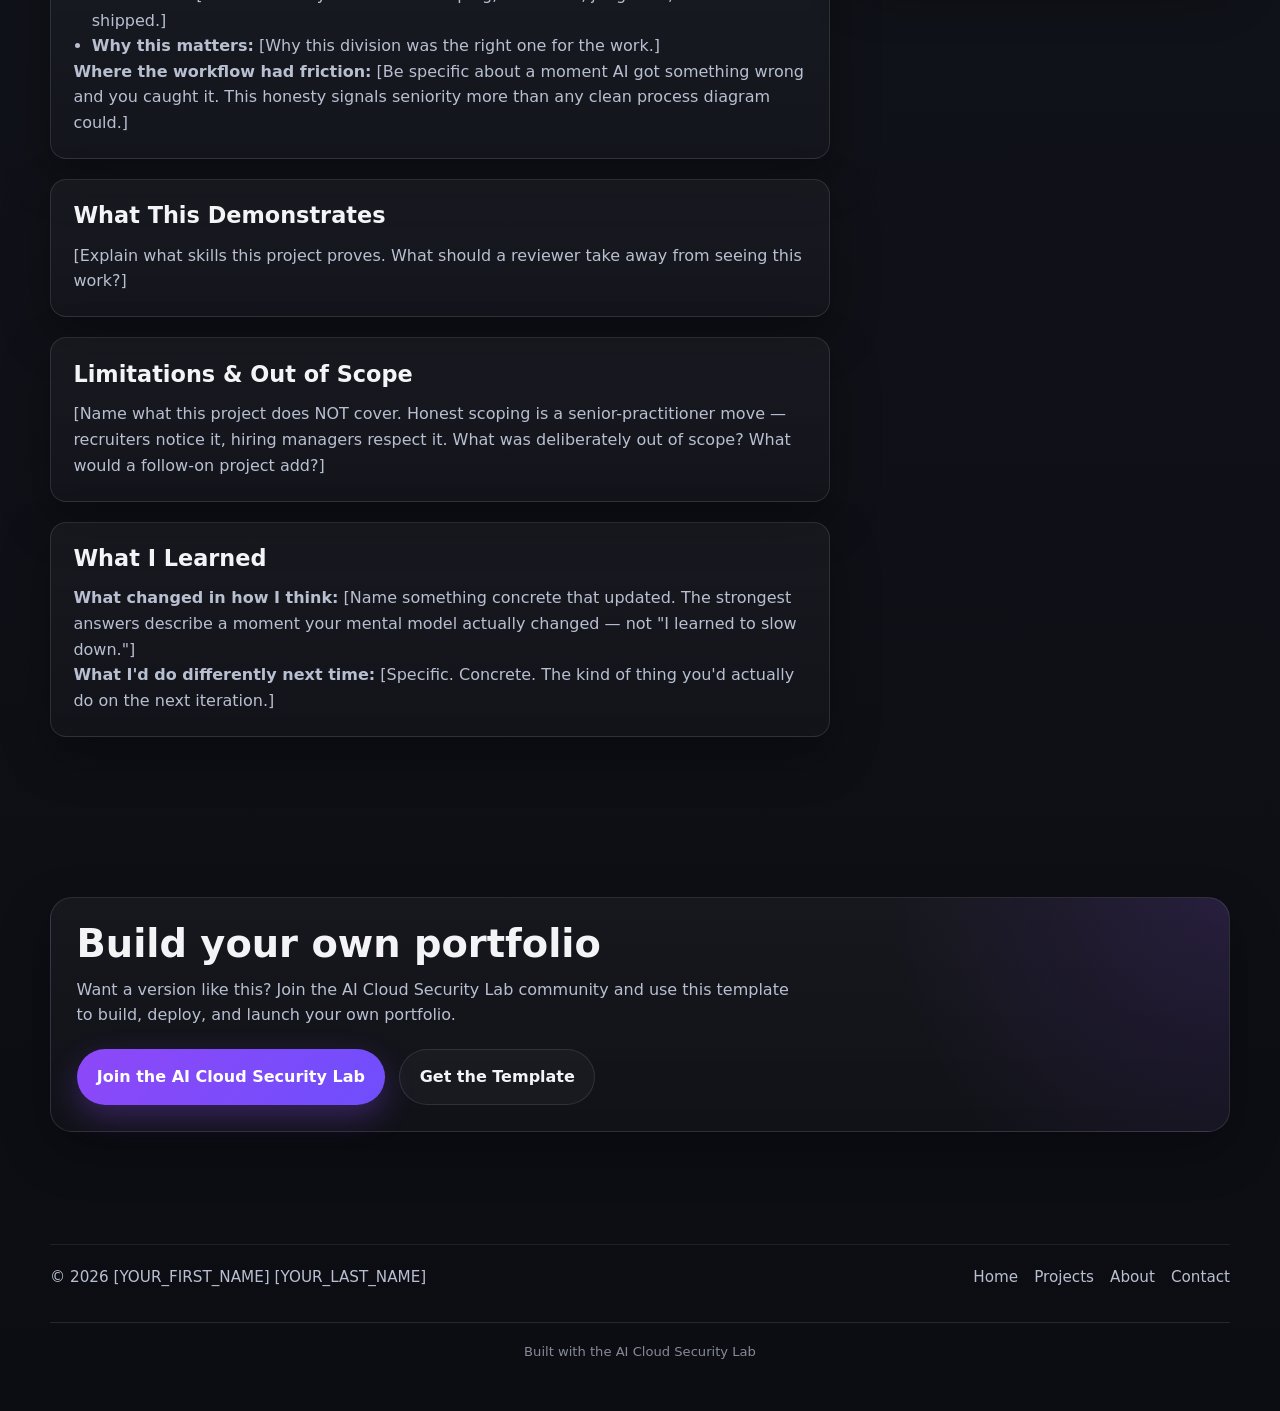
<file: projects/project-template.html>
<!--
  ============================================================
  PROJECT TEMPLATE — Step-by-Step Guide
  ============================================================

  QUICK START:

  1. Copy this file and rename it:
     cp projects/project-template.html projects/your-project-name.html

  2. Replace ALL [BRACKETED] placeholder text below.
     Tip: search for "[" to find them all quickly.

  3. Fill in each content section with your project details:
     - Project Overview (what it is)
     - Problem It Solves (why it matters)
     - Architecture Overview (how it works)
     - Implementation Notes (key decisions)
     - AI-Augmented Workflow (optional — what AI did, what you did)
     - What This Demonstrates (skills proven)
     - Limitations & Out of Scope (what you didn't cover)
     - What I Learned (what updated in your mental model)

  4. Update the sidebar metadata:
     - Project Snapshot (type, status, outcome)
     - Core Technologies (tags)
     - What Reviewers Can See (skills)

  5. Link your project from projects.html — copy this card HTML
     and paste it into the projects-grid section:

     <article class="project-card project-card-live">
       <div class="project-card-top">
         <span class="project-card-label">New</span>
         <span class="status-badge status-live">Live</span>
       </div>
       <h3>Your Project Title</h3>
       <p>One-sentence description of the project.</p>
       <div class="project-card-meta">
         <span>Tech 1</span>
         <span>Tech 2</span>
         <span>Tech 3</span>
       </div>
       <a class="text-link" href="projects/your-project-name.html">View project</a>
     </article>

  6. Preview locally, then deploy with: bash scripts/deploy-site.sh

  ============================================================
-->
<!DOCTYPE html>
<html lang="en">
<head>
  <meta charset="UTF-8" />
  <meta name="viewport" content="width=device-width, initial-scale=1.0" />

  <title>[PROJECT TITLE] | [YOUR_SITE_NAME]</title>
  <meta
    name="description"
    content="[A one-sentence description of this project for search engines and social sharing.]"
  />

  <!-- Open Graph / Social -->
  <meta property="og:type" content="website" />
  <meta property="og:title" content="" data-og="ogTitle" />
  <meta property="og:description" content="" data-og="ogDescription" />
  <meta property="og:image" content="" data-og="ogImage" />
  <meta property="og:site_name" content="" data-og="ogSiteName" />
  <meta name="twitter:card" content="summary_large_image" />
  <meta name="twitter:title" content="" data-og="ogTitle" />
  <meta name="twitter:description" content="" data-og="ogDescription" />
  <meta name="twitter:image" content="" data-og="ogImage" />

  <link rel="icon" type="image/svg+xml" href="../assets/img/favicon.svg" />
  <link rel="stylesheet" href="../assets/css/style.css" />
</head>
<body data-page-id="project-detail-static">
  <a class="skip-link" href="#main-content">Skip to content</a>

  <header class="site-header">
    <div class="container header-inner">
      <a href="../index.html" class="logo" aria-label="Go to homepage">
        <span class="logo-mark" aria-hidden="true"></span>
        <span class="logo-text" data-site-name>[YOUR_SITE_NAME]</span>
      </a>

      <nav class="nav" aria-label="Primary navigation">
        <a href="../index.html">Home</a>
        <a href="../projects.html" aria-current="page">Projects</a>
        <a href="../about.html">About</a>
        <a href="../contact.html">Contact</a>
      </nav>
    </div>
  </header>

  <main id="main-content">
    <section class="project-hero">
      <div class="container project-hero-grid">
        <div class="project-hero-copy">
          <div class="eyebrow">[PROJECT CATEGORY] &bull; [PROJECT THEME]</div>
          <h1 class="project-title">[PROJECT TITLE]</h1>

          <p class="project-lead">
            [A 1-2 sentence summary. What is it, what does it do, and why does it matter?]
          </p>

          <div class="project-hero-actions">
            <a class="button button-primary" href="../projects.html" data-cta-browse-projects>
              Browse Projects
            </a>

            <a
              class="button button-secondary"
              data-site-resume
              href="[YOUR_RESUME_URL]"
              target="_blank"
              rel="noopener noreferrer"
              data-site-resume-label
            >
              View Resume
            </a>
          </div>
        </div>

        <aside class="project-hero-card hero-card-decorative" aria-label="Project architecture summary">
          <div class="manifest-window">
            <div class="manifest-top">
              <span class="dot"></span>
              <span class="dot"></span>
              <span class="dot"></span>
              <span class="manifest-label">[project-name].yml</span>
            </div>

            <div class="manifest-body">
<pre class="manifest-code">project:
  name: [project-name]
  status: [in-progress | complete | live]

focus:
  - [focus-area-one]
  - [focus-area-two]
  - [focus-area-three]

outcomes:
  - [outcome-one]
  - [outcome-two]
  - [outcome-three]</pre>
            </div>
          </div>
        </aside>
      </div>
    </section>

    <section class="section">
      <div class="container project-content-grid">
        <div class="project-content-main">
          <section class="project-section">
            <h2>Project Overview</h2>
            <p>
              [Describe the project in 2-3 sentences. What does it do? What problem does it address? Why did you build it?]
            </p>
          </section>

          <section class="project-section">
            <h2>Problem It Solves</h2>
            <p>
              [Explain the problem or gap this project addresses. Why does this matter? Think about your audience: employers, peers, anyone reviewing your work.]
            </p>
          </section>

          <section class="project-section">
            <h2>Architecture Overview</h2>
            <p>
              [Describe the high-level architecture. What services, tools, or technologies are involved? How do they connect?]
            </p>

            <div class="project-placeholder">
              <p>[Add architecture diagram, screenshot, or terminal output here]</p>
            </div>
          </section>

          <section class="project-section">
            <h2>Implementation Notes</h2>
            <ul class="feature-list">
              <li>[Key implementation decision or step you took]</li>
              <li>[Another technical choice worth highlighting]</li>
              <li>[Something you learned or solved during the build]</li>
              <li>[A tool, pattern, or approach you applied]</li>
              <li>[Anything else that shows how you think and work]</li>
            </ul>
          </section>

          <!--
            OPTIONAL — AI-Augmented Workflow section.
            Delete this whole section if AI wasn't part of how you built this.
            Otherwise, fill it in: it's the section recruiters pay attention to.
          -->
          <section class="project-section">
            <h2>AI-Augmented Workflow</h2>
            <ul class="feature-list">
              <li><strong>What AI did:</strong> [The mechanical work AI handled — clustering, drafting, summarizing, proposing.]</li>
              <li><strong>What I did:</strong> [The decisions you owned — scoping, validation, judgment, the words that shipped.]</li>
              <li><strong>Why this matters:</strong> [Why this division was the right one for the work.]</li>
            </ul>
            <p>
              <strong>Where the workflow had friction:</strong>
              [Be specific about a moment AI got something wrong and you caught it. This honesty signals seniority more than any clean process diagram could.]
            </p>
          </section>

          <section class="project-section">
            <h2>What This Demonstrates</h2>
            <p>
              [Explain what skills this project proves. What should a reviewer take away from seeing this work?]
            </p>
          </section>

          <section class="project-section">
            <h2>Limitations &amp; Out of Scope</h2>
            <p>
              [Name what this project does NOT cover. Honest scoping is a senior-practitioner move — recruiters notice it, hiring managers respect it. What was deliberately out of scope? What would a follow-on project add?]
            </p>
          </section>

          <section class="project-section">
            <h2>What I Learned</h2>
            <p>
              <strong>What changed in how I think:</strong>
              [Name something concrete that updated. The strongest answers describe a moment your mental model actually changed — not "I learned to slow down."]
            </p>
            <p>
              <strong>What I'd do differently next time:</strong>
              [Specific. Concrete. The kind of thing you'd actually do on the next iteration.]
            </p>
          </section>
        </div>

        <aside class="project-sidebar">
          <div class="project-sidebar-card">
            <h3>Project Snapshot</h3>

            <div class="project-sidebar-list">
              <div class="project-sidebar-item">
                <span class="project-sidebar-label">Project Type</span>
                <strong>[e.g., Security Lab, AWS Deployment, Detection Pipeline]</strong>
              </div>

              <div class="project-sidebar-item">
                <span class="project-sidebar-label">Best For</span>
                <strong>[e.g., Showing AWS hardening skills]</strong>
              </div>

              <div class="project-sidebar-item">
                <span class="project-sidebar-label">Status</span>
                <strong>[In Progress | Complete | Live]</strong>
              </div>

              <div class="project-sidebar-item">
                <span class="project-sidebar-label">Primary Outcome</span>
                <strong>[One sentence describing the key result]</strong>
              </div>
            </div>
          </div>

          <div class="project-sidebar-card">
            <h3>Core Technologies</h3>
            <div class="project-card-meta">
              <span>[Tech 1]</span>
              <span>[Tech 2]</span>
              <span>[Tech 3]</span>
              <span>[Tech 4]</span>
            </div>
          </div>

          <div class="project-sidebar-card">
            <h3>What Reviewers Can See Here</h3>
            <ul class="project-links">
              <li>[Skill or competency this proves]</li>
              <li>[Another thing a reviewer should notice]</li>
              <li>[How this connects to a real job requirement]</li>
            </ul>
          </div>

          <div class="project-sidebar-card">
            <h3>Next Links</h3>
            <ul class="project-links">
              <li><a href="../projects.html">Back to projects</a></li>
              <li><a href="../about.html">About this portfolio</a></li>
              <li><a href="../contact.html">Connect</a></li>
            </ul>
          </div>
        </aside>
      </div>
    </section>

    <section class="section" data-template-promo>
      <div class="container">
        <div class="cta-panel">
          <h2 data-template-promo-title>Build your own portfolio</h2>

          <p data-template-promo-text>
            Want a version like this? Join the AI Cloud Security Lab community and use this template to build, deploy, and launch your own portfolio.
          </p>

          <div class="cta-actions">
            <a
              class="button button-primary"
              data-site-skool
              href="https://www.skool.com/cloud-security-lab"
              target="_blank"
              rel="noopener noreferrer"
              data-template-promo-community-label
            >
              Join the AI Cloud Security Lab
            </a>

            <a
              class="button button-secondary"
              data-site-template-repo
              href="https://github.com/botz-pillar/your-security-portfolio"
              target="_blank"
              rel="noopener noreferrer"
              data-template-promo-github-label
            >
              Get the Template
            </a>
          </div>
        </div>
      </div>
    </section>
  </main>

  <footer class="site-footer">
    <div class="container footer-inner">
      <div data-site-footer>&copy; 2026 [YOUR_SITE_NAME]</div>

      <div class="footer-links">
        <a href="../index.html">Home</a>
        <a href="../projects.html">Projects</a>
        <a href="../about.html">About</a>
        <a href="../contact.html">Contact</a>
      </div>
    </div>
  </footer>

  <script src="../assets/js/config.js"></script>
  <script src="../assets/js/content.js"></script>
  <script src="../assets/js/main.js"></script>
</body>
</html>
</file>
<file: assets/css/style.css>
/*
  ==========================================================
  SECURITY PORTFOLIO TEMPLATE STYLES
  ==========================================================

  Core palette:
  - Accent purple: #8e48f8
  - Accent teal: #07e4e9
  - Silver: #e3e3e3
  - Black: #131313
*/

:root {
  --bg: #080b12;
  --bg-alt: #10131b;
  --panel: rgba(22, 24, 31, 0.88);
  --panel-strong: #171922;
  --text: #f4f4f7;
  --muted: #b8bfd0;
  --silver: #e3e3e3;
  --border: rgba(227, 227, 227, 0.12);

  --accent: #8e48f8;
  --accent-hover: #9d63fb;
  --accent-2: #07e4e9;
  --black: #131313;

  --shadow: 0 18px 50px rgba(0, 0, 0, 0.32);
  --radius-lg: 22px;
  --radius-md: 16px;
  --radius-sm: 12px;
  --max-width: 1180px;
}

* {
  box-sizing: border-box;
}

html {
  scroll-behavior: smooth;
}

body {
  margin: 0;
  font-family: Inter, ui-sans-serif, system-ui, -apple-system, BlinkMacSystemFont, "Segoe UI",
    Roboto, Helvetica, Arial, sans-serif;
  color: var(--text);
  background:
    radial-gradient(circle at top left, rgba(142, 72, 248, 0.18), transparent 28%),
    radial-gradient(circle at top right, rgba(7, 228, 233, 0.12), transparent 22%),
    linear-gradient(180deg, #0a0b11 0%, #11131a 45%, #0c0d13 100%);
  min-height: 100vh;
  line-height: 1.6;
}

a {
  color: inherit;
  text-decoration: none;
}

img {
  max-width: 100%;
  display: block;
}

.container {
  width: min(var(--max-width), calc(100% - 2rem));
  margin: 0 auto;
}

/* Header */
.site-header {
  position: sticky;
  top: 0;
  z-index: 1000;
  backdrop-filter: blur(14px);
  background: rgba(10, 11, 17, 0.78);
  border-bottom: 1px solid rgba(255, 255, 255, 0.06);
}

.header-inner {
  display: flex;
  align-items: center;
  justify-content: space-between;
  gap: 1rem;
  min-height: 74px;
}

.logo {
  display: inline-flex;
  align-items: center;
  gap: 0.8rem;
  font-weight: 800;
  letter-spacing: 0.02em;
}

.logo-mark {
  width: 14px;
  height: 14px;
  border-radius: 50%;
  background: linear-gradient(135deg, var(--accent), var(--accent-2));
  box-shadow: 0 0 20px rgba(142, 72, 248, 0.58);
  flex-shrink: 0;
}

.logo-text {
  font-size: 0.98rem;
  color: var(--text);
}

.nav {
  display: flex;
  align-items: center;
  gap: 0.4rem;
  flex-wrap: wrap;
}

.nav a {
  color: var(--muted);
  padding: 0.65rem 0.9rem;
  border-radius: 999px;
  transition: 0.2s ease;
  font-weight: 600;
  font-size: 0.95rem;
}

.nav a:hover,
.nav a[aria-current="page"] {
  color: var(--text);
  background: rgba(255, 255, 255, 0.05);
}

/* Hero */
.hero {
  padding: 5.5rem 0 3.5rem;
}

.hero-grid {
  display: grid;
  grid-template-columns: 1.15fr 0.85fr;
  gap: 2rem;
  align-items: stretch;
}

.hero-copy {
  padding: 0.5rem 0;
}

.eyebrow {
  display: inline-flex;
  align-items: center;
  gap: 0.6rem;
  margin-bottom: 1rem;
  color: #d3d7e2;
  text-transform: uppercase;
  letter-spacing: 0.12em;
  font-size: 0.78rem;
  font-weight: 800;
}

.eyebrow::before {
  content: "";
  width: 38px;
  height: 1px;
  background: linear-gradient(90deg, var(--accent), var(--accent-2));
  display: inline-block;
}

.hero h1 {
  margin: 0 0 1rem;
  font-size: clamp(2.5rem, 5vw, 4.8rem);
  line-height: 1.05;
  letter-spacing: -0.04em;
  max-width: 11ch;
}

.hero h1 .highlight {
  background: linear-gradient(135deg, #ffffff, #c9a7ff 52%, #84fcff);
  -webkit-background-clip: text;
  background-clip: text;
  color: transparent;
}

.hero-text {
  margin: 0;
  max-width: 700px;
  color: var(--muted);
  font-size: 1.08rem;
}

/* Profile chip / headshot */
.profile-chip {
  margin-top: 1.6rem;
  display: inline-flex;
  align-items: center;
  gap: 1rem;
  padding: 0.9rem 1rem;
  border-radius: 22px;
  background: rgba(255, 255, 255, 0.04);
  border: 1px solid var(--border);
  box-shadow: var(--shadow);
  max-width: 520px;
}

.profile-photo-wrap {
  width: 92px;
  height: 92px;
  border-radius: 50%;
  padding: 3px;
  background: linear-gradient(135deg, var(--accent), var(--accent-2));
  flex-shrink: 0;
}

.profile-photo {
  width: 100%;
  height: 100%;
  border-radius: 50%;
  object-fit: cover;
  background: #222;
}

.profile-chip-text {
  display: flex;
  flex-direction: column;
  gap: 0.2rem;
  min-width: 0;
}

.profile-chip-text strong {
  font-size: 1.15rem;
  line-height: 1.2;
}

.profile-chip-text span {
  font-size: 0.95rem;
  color: var(--muted);
  line-height: 1.3;
}

.hero-actions {
  display: flex;
  flex-wrap: wrap;
  gap: 0.9rem;
  margin-top: 2rem;
}

/* Buttons */
.button {
  display: inline-flex;
  align-items: center;
  justify-content: center;
  min-height: 48px;
  padding: 0.9rem 1.2rem;
  border-radius: 999px;
  border: 1px solid transparent;
  font-weight: 700;
  transition: 0.2s ease;
}

.button-primary {
  background: linear-gradient(135deg, var(--accent), #6f4efc);
  color: #fff;
  box-shadow: 0 12px 30px rgba(142, 72, 248, 0.3);
}

.button-primary:hover {
  transform: translateY(-1px);
  box-shadow: 0 16px 36px rgba(142, 72, 248, 0.36);
  background: linear-gradient(135deg, var(--accent-hover), #7f61ff);
}

.button-secondary {
  color: var(--text);
  border-color: rgba(255, 255, 255, 0.1);
  background: rgba(255, 255, 255, 0.03);
}

.button-secondary:hover {
  background: rgba(255, 255, 255, 0.06);
  border-color: rgba(255, 255, 255, 0.16);
}

/* Hero card / terminal */
.hero-card {
  position: relative;
  overflow: hidden;
  border-radius: var(--radius-lg);
  border: 1px solid var(--border);
  background:
    linear-gradient(180deg, rgba(255, 255, 255, 0.035), rgba(255, 255, 255, 0.015)),
    linear-gradient(180deg, #18121f, #10131a);
  padding: 1.25rem;
  box-shadow: var(--shadow);
  min-height: 100%;
}

.hero-card::before {
  content: "";
  position: absolute;
  inset: 0;
  background:
    radial-gradient(circle at top right, rgba(142, 72, 248, 0.2), transparent 30%),
    radial-gradient(circle at bottom left, rgba(7, 228, 233, 0.12), transparent 28%);
  pointer-events: none;
}

.terminal {
  position: relative;
  border-radius: 18px;
  border: 1px solid rgba(255, 255, 255, 0.08);
  background: rgba(6, 8, 12, 0.82);
  overflow: hidden;
}

.terminal-top {
  display: flex;
  align-items: center;
  gap: 0.45rem;
  padding: 0.8rem 1rem;
  border-bottom: 1px solid rgba(255, 255, 255, 0.06);
  background: rgba(255, 255, 255, 0.025);
}

.dot {
  width: 10px;
  height: 10px;
  border-radius: 50%;
  background: rgba(255, 255, 255, 0.25);
}

.terminal-label {
  margin-left: 0.35rem;
  font-size: 0.85rem;
  color: var(--muted);
  font-weight: 600;
}

.terminal-body {
  padding: 1rem;
  font-family: ui-monospace, SFMono-Regular, Menlo, Monaco, Consolas, monospace;
  font-size: 0.92rem;
  color: #ececff;
  max-height: 360px;
  overflow: auto;
  scrollbar-width: thin;
  scrollbar-color: var(--accent) rgba(255, 255, 255, 0.08);
}

/* Better-looking scrollbar */
.terminal-body::-webkit-scrollbar {
  width: 10px;
  height: 10px;
}

.terminal-body::-webkit-scrollbar-track {
  background: rgba(255, 255, 255, 0.06);
  border-radius: 999px;
}

.terminal-body::-webkit-scrollbar-thumb {
  background: linear-gradient(180deg, var(--accent), var(--accent-2));
  border-radius: 999px;
  border: 2px solid rgba(10, 11, 17, 0.75);
}

.terminal-body::-webkit-scrollbar-thumb:hover {
  background: linear-gradient(180deg, var(--accent-hover), #3cf3f7);
}

.code-line {
  margin: 0 0 0.45rem;
  white-space: nowrap;
  overflow-x: auto;
}

.code-key {
  color: #cba9ff;
}

.code-value {
  color: #8cf7f9;
}

/* Quick value strip */
.info-strip {
  padding: 1rem 0 0;
}

.info-panel {
  display: grid;
  grid-template-columns: repeat(3, 1fr);
  gap: 1rem;
  padding: 1rem;
  border: 1px solid var(--border);
  border-radius: var(--radius-lg);
  background: rgba(255, 255, 255, 0.03);
  box-shadow: var(--shadow);
}

.info-item {
  padding: 1rem;
  border-radius: var(--radius-md);
  background: rgba(255, 255, 255, 0.025);
  border: 1px solid rgba(255, 255, 255, 0.06);
}

.info-item h3 {
  margin: 0 0 0.4rem;
  font-size: 1rem;
}

.info-item p {
  margin: 0;
  color: var(--muted);
  font-size: 0.95rem;
}

/* Generic section styles */
.section {
  padding: 5rem 0;
}

.section-header {
  margin-bottom: 1.6rem;
  max-width: 760px;
}

.section-header h2 {
  margin: 0 0 0.7rem;
  font-size: clamp(1.9rem, 3vw, 2.8rem);
  line-height: 1.1;
  letter-spacing: -0.03em;
}

.section-header p {
  margin: 0;
  color: var(--muted);
  font-size: 1.03rem;
}

/* Featured project */
.feature-card {
  display: grid;
  grid-template-columns: 1.1fr 0.9fr;
  gap: 1.2rem;
  padding: 1.25rem;
  border-radius: var(--radius-lg);
  border: 1px solid var(--border);
  background: linear-gradient(180deg, rgba(255,255,255,0.04), rgba(255,255,255,0.02));
  box-shadow: var(--shadow);
}

.feature-main,
.feature-side {
  border-radius: var(--radius-md);
  padding: 1.25rem;
  background: rgba(16, 18, 24, 0.78);
  border: 1px solid rgba(255,255,255,0.06);
}

.project-tag {
  display: inline-flex;
  padding: 0.38rem 0.7rem;
  border-radius: 999px;
  background: rgba(142, 72, 248, 0.16);
  color: #dfcbff;
  font-size: 0.82rem;
  font-weight: 700;
  margin-bottom: 1rem;
}

.feature-main h3 {
  margin: 0 0 0.85rem;
  font-size: 1.65rem;
  line-height: 1.15;
}

.feature-main p,
.feature-side p,
.feature-side li {
  color: var(--muted);
}

.feature-list {
  margin: 1rem 0 0;
  padding-left: 1.15rem;
}

.feature-actions {
  margin-top: 1.4rem;
}

.meta-grid {
  display: grid;
  gap: 0.85rem;
}

.meta-item {
  padding: 0.9rem 1rem;
  border-radius: 14px;
  background: rgba(255,255,255,0.03);
  border: 1px solid rgba(255,255,255,0.05);
}

.meta-label {
  display: block;
  margin-bottom: 0.25rem;
  color: var(--silver);
  font-size: 0.8rem;
  font-weight: 800;
  text-transform: uppercase;
  letter-spacing: 0.08em;
}

/* Focus areas */
.grid {
  display: grid;
  gap: 1rem;
}

.grid-3 {
  grid-template-columns: repeat(3, 1fr);
}

.card {
  position: relative;
  overflow: hidden;
  padding: 1.4rem;
  border-radius: var(--radius-md);
  border: 1px solid var(--border);
  background: linear-gradient(180deg, rgba(255,255,255,0.04), rgba(255,255,255,0.02));
  box-shadow: var(--shadow);
}

.card::after {
  content: "";
  position: absolute;
  top: 0;
  left: 0;
  width: 100%;
  height: 3px;
  background: linear-gradient(90deg, var(--accent), var(--accent-2), #b9b9b9);
  opacity: 0.95;
}

.card h3 {
  margin: 0 0 0.7rem;
  font-size: 1.08rem;
}

.card p {
  margin: 0;
  color: var(--muted);
  font-size: 0.97rem;
}

/* CTA */
.cta-panel {
  padding: 1.6rem;
  border-radius: var(--radius-lg);
  border: 1px solid var(--border);
  background:
    radial-gradient(circle at top right, rgba(142, 72, 248, 0.14), transparent 28%),
    linear-gradient(180deg, rgba(255,255,255,0.04), rgba(255,255,255,0.02));
  box-shadow: var(--shadow);
}

.cta-panel h2 {
  margin: 0 0 0.7rem;
  font-size: clamp(1.7rem, 3vw, 2.4rem);
  line-height: 1.1;
}

.cta-panel p {
  margin: 0;
  color: var(--muted);
  max-width: 720px;
}

.cta-actions {
  display: flex;
  flex-wrap: wrap;
  gap: 0.9rem;
  margin-top: 1.3rem;
}

/* Footer */
.site-footer {
  padding: 2rem 0 3rem;
  color: var(--muted);
  font-size: 0.95rem;
}

.footer-inner {
  display: flex;
  justify-content: space-between;
  gap: 1rem;
  align-items: center;
  padding-top: 1.3rem;
  border-top: 1px solid rgba(255,255,255,0.08);
  flex-wrap: wrap;
}

.footer-links {
  display: flex;
  gap: 1rem;
  flex-wrap: wrap;
}

.footer-links a:hover {
  color: var(--text);
}

/* Responsive */
@media (max-width: 980px) {
  .hero-grid,
  .feature-card,
  .grid-3,
  .info-panel {
    grid-template-columns: 1fr;
  }

  .hero {
    padding-top: 4.25rem;
  }

  .hero h1 {
    max-width: 100%;
  }
}

@media (max-width: 700px) {
  .header-inner {
    align-items: flex-start;
    flex-direction: column;
    padding: 0.9rem 0;
  }

  .nav {
    width: 100%;
  }

  .nav a {
    padding-left: 0;
    padding-right: 0.75rem;
  }

  .hero-actions,
  .cta-actions {
    flex-direction: column;
    align-items: stretch;
  }

  .button {
    width: 100%;
  }

  .profile-chip {
    width: 100%;
    border-radius: 18px;
  }

  .hero-card,
  .feature-main,
  .feature-side,
  .card,
  .info-item,
  .cta-panel {
    padding: 1.1rem;
  }

  .section {
    padding: 4rem 0;
  }
}
/* ==========================================================
   PROJECTS PAGE
========================================================== */

.page-hero {
  padding: 5rem 0 2rem;
}

.page-hero-grid {
  display: grid;
  grid-template-columns: 1.05fr 0.95fr;
  gap: 1.5rem;
  align-items: stretch;
}

.page-hero-copy {
  display: flex;
  flex-direction: column;
  justify-content: center;
}

.page-title {
  margin: 0 0 1rem;
  font-size: clamp(2.3rem, 4.5vw, 4.4rem);
  line-height: 1.05;
  letter-spacing: -0.04em;
  max-width: 11.5ch;
}

.page-lead {
  margin: 0;
  max-width: 760px;
  color: var(--muted);
  font-size: 1.08rem;
}

.project-manifest-card {
  position: relative;
  overflow: hidden;
  border-radius: var(--radius-lg);
  border: 1px solid var(--border);
  background:
    linear-gradient(180deg, rgba(255,255,255,0.035), rgba(255,255,255,0.015)),
    linear-gradient(180deg, #18121f, #10131a);
  padding: 1.1rem;
  box-shadow: var(--shadow);
}

.project-manifest-card::before {
  content: "";
  position: absolute;
  inset: 0;
  background:
    radial-gradient(circle at top right, rgba(142, 72, 248, 0.18), transparent 30%),
    radial-gradient(circle at bottom left, rgba(7, 228, 233, 0.1), transparent 28%);
  pointer-events: none;
}

.manifest-window {
  position: relative;
  border-radius: 18px;
  border: 1px solid rgba(255,255,255,0.08);
  background: rgba(6, 8, 12, 0.84);
  overflow: hidden;
}

.manifest-top {
  display: flex;
  align-items: center;
  gap: 0.45rem;
  padding: 0.8rem 1rem;
  border-bottom: 1px solid rgba(255,255,255,0.06);
  background: rgba(255,255,255,0.025);
}

.manifest-label {
  margin-left: 0.35rem;
  font-size: 0.85rem;
  color: var(--muted);
  font-weight: 600;
}

.manifest-body {
  max-height: 320px;
  overflow: auto;
  padding: 1rem;
  scrollbar-width: thin;
  scrollbar-color: var(--accent) rgba(255, 255, 255, 0.08);
}

.manifest-body::-webkit-scrollbar {
  width: 10px;
  height: 10px;
}

.manifest-body::-webkit-scrollbar-track {
  background: rgba(255, 255, 255, 0.06);
  border-radius: 999px;
}

.manifest-body::-webkit-scrollbar-thumb {
  background: linear-gradient(180deg, var(--accent), var(--accent-2));
  border-radius: 999px;
  border: 2px solid rgba(10, 11, 17, 0.75);
}

.manifest-body::-webkit-scrollbar-thumb:hover {
  background: linear-gradient(180deg, var(--accent-hover), #3cf3f7);
}

.manifest-code {
  margin: 0;
  font-family: ui-monospace, SFMono-Regular, Menlo, Monaco, Consolas, monospace;
  font-size: 0.92rem;
  line-height: 1.7;
  color: #dff5ff;
  white-space: pre;
}

.manifest-summary {
  position: relative;
  display: grid;
  grid-template-columns: repeat(3, 1fr);
  gap: 0.85rem;
  margin-top: 1rem;
}

.manifest-summary-item {
  padding: 0.9rem 1rem;
  border-radius: 14px;
  background: rgba(255,255,255,0.04);
  border: 1px solid rgba(255,255,255,0.06);
}

.manifest-summary-label {
  display: block;
  margin-bottom: 0.3rem;
  color: var(--silver);
  font-size: 0.78rem;
  font-weight: 800;
  text-transform: uppercase;
  letter-spacing: 0.08em;
}

.manifest-summary-item strong {
  font-size: 0.95rem;
  line-height: 1.3;
}

/* existing responsive alignment */
@media (max-width: 980px) {
  .page-hero-grid {
    grid-template-columns: 1fr;
  }
}

@media (max-width: 700px) {
  .page-hero {
    padding: 4rem 0 1.5rem;
  }

  .manifest-summary {
    grid-template-columns: 1fr;
  }

  .manifest-body {
    max-height: 260px;
  }
}
/* ==========================================================
   PROJECT DETAIL PAGE
========================================================== */

.project-hero {
  padding: 5rem 0 2rem;
}

.project-hero-grid {
  display: grid;
  grid-template-columns: 1.05fr 0.95fr;
  gap: 1.5rem;
  align-items: stretch;
}

.project-hero-copy {
  display: flex;
  flex-direction: column;
  justify-content: center;
}

.project-title {
  margin: 0 0 1rem;
  font-size: clamp(2.3rem, 4.5vw, 4.4rem);
  line-height: 1.05;
  letter-spacing: -0.04em;
  max-width: 11ch;
}

.project-lead {
  margin: 0;
  max-width: 760px;
  color: var(--muted);
  font-size: 1.08rem;
}

.project-hero-actions {
  display: flex;
  flex-wrap: wrap;
  gap: 0.9rem;
  margin-top: 2rem;
}

.project-hero-card {
  position: relative;
  overflow: hidden;
  border-radius: var(--radius-lg);
  border: 1px solid var(--border);
  background:
    linear-gradient(180deg, rgba(255,255,255,0.035), rgba(255,255,255,0.015)),
    linear-gradient(180deg, #18121f, #10131a);
  padding: 1.1rem;
  box-shadow: var(--shadow);
}

.project-hero-card::before {
  content: "";
  position: absolute;
  inset: 0;
  background:
    radial-gradient(circle at top right, rgba(142, 72, 248, 0.18), transparent 30%),
    radial-gradient(circle at bottom left, rgba(7, 228, 233, 0.1), transparent 28%);
  pointer-events: none;
}

.project-content-grid {
  display: grid;
  grid-template-columns: minmax(0, 1.45fr) minmax(280px, 0.7fr);
  gap: 1.5rem;
  align-items: start;
}

.project-content-main {
  display: flex;
  flex-direction: column;
  gap: 1.25rem;
}

.project-section {
  padding: 1.4rem;
  border-radius: var(--radius-md);
  border: 1px solid var(--border);
  background: linear-gradient(180deg, rgba(255,255,255,0.04), rgba(255,255,255,0.02));
  box-shadow: var(--shadow);
}

.project-section h2 {
  margin: 0 0 0.85rem;
  font-size: 1.4rem;
  line-height: 1.2;
}

.project-section p {
  margin: 0;
  color: var(--muted);
}

.project-section .feature-list {
  margin: 0;
}

.project-section .feature-list li {
  color: var(--muted);
}

.project-placeholder {
  margin-top: 1rem;
  padding: 1.2rem;
  border-radius: 16px;
  border: 1px dashed rgba(255,255,255,0.12);
  background: rgba(255,255,255,0.03);
  color: var(--muted);
}

.project-diagram {
  margin-top: 1.2rem;
  border-radius: var(--radius-md);
  overflow: hidden;
  border: 1px solid var(--border);
}

.architecture-diagram {
  width: 100%;
  height: auto;
  display: block;
}

.project-sidebar {
  display: flex;
  flex-direction: column;
  gap: 1rem;
}

.project-sidebar-card {
  padding: 1.25rem;
  border-radius: var(--radius-md);
  border: 1px solid var(--border);
  background: linear-gradient(180deg, rgba(255,255,255,0.04), rgba(255,255,255,0.02));
  box-shadow: var(--shadow);
}

.project-sidebar-card h3 {
  margin: 0 0 1rem;
  font-size: 1.05rem;
}

.project-sidebar-list {
  display: flex;
  flex-direction: column;
  gap: 0.9rem;
}

.project-sidebar-item {
  display: flex;
  flex-direction: column;
  gap: 0.2rem;
}

.project-sidebar-label {
  color: var(--silver);
  font-size: 0.8rem;
  font-weight: 800;
  text-transform: uppercase;
  letter-spacing: 0.08em;
}

.project-sidebar-item strong {
  font-size: 0.98rem;
  line-height: 1.3;
}

.project-links {
  list-style: none;
  margin: 0;
  padding: 0;
}

.project-links li + li {
  margin-top: 0.75rem;
}

.project-links a {
  color: var(--accent-2);
  font-weight: 600;
}

.project-links a:hover {
  color: #7efcff;
}

@media (max-width: 980px) {
  .project-hero-grid,
  .project-content-grid {
    grid-template-columns: 1fr;
  }
}

@media (max-width: 700px) {
  .project-hero {
    padding: 4rem 0 1.5rem;
  }

  .project-section,
  .project-sidebar-card {
    padding: 1.1rem;
  }

  .project-hero-actions {
    flex-direction: column;
    align-items: stretch;
  }
}
/* ==========================================================
   ABOUT PAGE REFINEMENT
   Balanced hero photo + stronger text hierarchy
========================================================== */

.about-hero-enhanced {
  padding: 5rem 0 2rem;
}

.about-hero-grid-enhanced {
  display: grid;
  grid-template-columns: minmax(0, 1.2fr) 380px;
  gap: 1.5rem;
  align-items: center;
}

.about-title {
  margin: 0 0 1rem;
  font-size: clamp(2.8rem, 4.8vw, 4.8rem);
  line-height: 1.06;
  letter-spacing: -0.04em;
  max-width: 12ch;
}

.about-lead {
  margin: 0;
  max-width: 760px;
  color: var(--muted);
  font-size: 1.1rem;
  line-height: 1.7;
}

.about-feature-card {
  padding: 1rem;
  border-radius: var(--radius-lg);
  border: 1px solid var(--border);
  background:
    radial-gradient(circle at top right, rgba(142, 72, 248, 0.14), transparent 28%),
    linear-gradient(180deg, rgba(255,255,255,0.04), rgba(255,255,255,0.02));
  box-shadow: var(--shadow);
}

.about-feature-photo-wrap {
  width: 100%;
  aspect-ratio: 1 / 1;
  max-height: 340px;
  border-radius: 22px;
  padding: 4px;
  background: linear-gradient(135deg, var(--accent), var(--accent-2));
  overflow: hidden;
}

.about-feature-photo {
  width: 100%;
  height: 100%;
  object-fit: cover;
  border-radius: 18px;
  display: block;
  background: #222;
}

.about-feature-meta {
  margin-top: 0.9rem;
  display: flex;
  flex-direction: column;
  gap: 0.22rem;
}

.about-feature-meta strong {
  font-size: 1.08rem;
  line-height: 1.2;
}

.about-feature-meta span {
  color: var(--muted);
  font-size: 0.92rem;
  line-height: 1.35;
}

.about-feature-tags {
  margin-top: 0.85rem;
  display: flex;
  flex-wrap: wrap;
  gap: 0.5rem;
}

.about-feature-tags span {
  display: inline-flex;
  align-items: center;
  padding: 0.36rem 0.7rem;
  border-radius: 999px;
  background: rgba(255,255,255,0.05);
  border: 1px solid rgba(255,255,255,0.06);
  color: var(--silver);
  font-size: 0.8rem;
  font-weight: 600;
}

.about-content-grid-simplified {
  display: grid;
  grid-template-columns: minmax(0, 1.35fr) minmax(280px, 0.65fr);
  gap: 1.5rem;
  align-items: start;
}

.about-main {
  display: flex;
  flex-direction: column;
  gap: 1.25rem;
}

.about-sidebar {
  display: flex;
  flex-direction: column;
  gap: 1rem;
}

.about-sidebar-card {
  padding: 1.15rem;
}

.about-sidebar-card h3 {
  margin: 0 0 0.9rem;
}

.about-values-list {
  display: flex;
  flex-direction: column;
  gap: 1rem;
}

.about-value-item {
  color: var(--muted);
  line-height: 1.55;
}

.about-sidebar .project-card-meta {
  gap: 0.55rem;
}

.about-sidebar .project-card-meta span {
  font-size: 0.8rem;
}

@media (max-width: 1100px) {
  .about-hero-grid-enhanced {
    grid-template-columns: minmax(0, 1fr) 340px;
  }

  .about-title {
    font-size: clamp(2.5rem, 4.4vw, 4.2rem);
  }
}

@media (max-width: 980px) {
  .about-hero-grid-enhanced,
  .about-content-grid-simplified {
    grid-template-columns: 1fr;
  }

  .about-feature-card {
    max-width: 420px;
  }

  .about-title {
    max-width: 100%;
  }
}

@media (max-width: 700px) {
  .about-feature-card,
  .about-section,
  .about-sidebar-card {
    padding: 1.1rem;
  }

  .about-feature-photo-wrap {
    max-height: none;
    border-radius: 18px;
  }

  .about-feature-photo {
    border-radius: 14px;
  }

  .about-title {
    font-size: clamp(2.3rem, 9vw, 3.4rem);
  }

  .about-lead {
    font-size: 1rem;
  }
}
/* ==========================================================
   CONTACT PAGE
========================================================== */

.contact-hero {
  padding: 5rem 0 2rem;
}

.contact-hero-grid {
  display: grid;
  grid-template-columns: minmax(0, 1.1fr) minmax(300px, 0.85fr);
  gap: 1.5rem;
  align-items: center;
}

.contact-hero-copy {
  display: flex;
  flex-direction: column;
  justify-content: center;
}

.contact-title {
  margin: 0 0 1rem;
  font-size: clamp(2.6rem, 4.8vw, 4.6rem);
  line-height: 1.06;
  letter-spacing: -0.04em;
  max-width: 11ch;
}

.contact-lead {
  margin: 0;
  max-width: 760px;
  color: var(--muted);
  font-size: 1.08rem;
  line-height: 1.7;
}

.contact-summary-card {
  padding: 1.25rem;
  border-radius: var(--radius-lg);
  border: 1px solid var(--border);
  background:
    radial-gradient(circle at top right, rgba(142, 72, 248, 0.14), transparent 28%),
    linear-gradient(180deg, rgba(255,255,255,0.04), rgba(255,255,255,0.02));
  box-shadow: var(--shadow);
}

.contact-summary-card h2 {
  margin: 0 0 1rem;
  font-size: 1.25rem;
  line-height: 1.2;
}

.contact-summary-list {
  display: flex;
  flex-direction: column;
  gap: 0.85rem;
}

.contact-summary-item {
  padding: 0.95rem 1rem;
  border-radius: 14px;
  background: rgba(255,255,255,0.04);
  border: 1px solid rgba(255,255,255,0.06);
  color: var(--muted);
  line-height: 1.55;
}

.contact-grid {
  display: grid;
  grid-template-columns: repeat(2, minmax(0, 1fr));
  gap: 1rem;
}

.contact-card {
  padding: 1.35rem;
  border-radius: var(--radius-md);
  border: 1px solid var(--border);
  background: linear-gradient(180deg, rgba(255,255,255,0.04), rgba(255,255,255,0.02));
  box-shadow: var(--shadow);
  display: flex;
  flex-direction: column;
  gap: 0.9rem;
}

.contact-card-primary {
  position: relative;
  overflow: hidden;
}

.contact-card-primary::before {
  content: "";
  position: absolute;
  inset: 0;
  background:
    radial-gradient(circle at top right, rgba(142, 72, 248, 0.12), transparent 24%),
    radial-gradient(circle at bottom left, rgba(7, 228, 233, 0.08), transparent 20%);
  pointer-events: none;
}

.contact-card-top {
  position: relative;
  z-index: 1;
}

.contact-card h3 {
  margin: 0;
  font-size: 1.14rem;
  line-height: 1.25;
}

.contact-card p {
  margin: 0;
  color: var(--muted);
  font-size: 0.97rem;
  line-height: 1.6;
}

.contact-card-actions {
  margin-top: auto;
  position: relative;
  z-index: 1;
}

.contact-note-panel {
  padding: 1.6rem;
  border-radius: var(--radius-lg);
  border: 1px solid var(--border);
  background:
    radial-gradient(circle at top right, rgba(142, 72, 248, 0.14), transparent 28%),
    linear-gradient(180deg, rgba(255,255,255,0.04), rgba(255,255,255,0.02));
  box-shadow: var(--shadow);
}

.contact-note-panel h2 {
  margin: 0 0 0.7rem;
  font-size: clamp(1.7rem, 3vw, 2.3rem);
  line-height: 1.1;
}

.contact-note-panel p {
  margin: 0;
  color: var(--muted);
  max-width: 760px;
  line-height: 1.65;
}

@media (max-width: 980px) {
  .contact-hero-grid,
  .contact-grid {
    grid-template-columns: 1fr;
  }
}

@media (max-width: 700px) {
  .contact-hero {
    padding: 4rem 0 1.5rem;
  }

  .contact-summary-card,
  .contact-card,
  .contact-note-panel {
    padding: 1.1rem;
  }

  .contact-title {
    font-size: clamp(2.3rem, 9vw, 3.4rem);
  }

  .contact-lead {
    font-size: 1rem;
  }
}
/* ==========================================================
   404 PAGE
========================================================== */

.error-page {
  min-height: calc(100vh - 180px);
  display: flex;
  align-items: center;
  padding: 5rem 0;
}

.error-page-inner {
  max-width: 760px;
}

.error-title {
  margin: 0 0 1rem;
  font-size: clamp(2.8rem, 5vw, 4.8rem);
  line-height: 1.05;
  letter-spacing: -0.04em;
}

.error-lead {
  margin: 0;
  max-width: 680px;
  color: var(--muted);
  font-size: 1.08rem;
  line-height: 1.7;
}
/* ==========================================================
   HOMEPAGE HERO REFINEMENT
   Simpler identity section under terminal
========================================================== */

.hero-card-stack {
  display: flex;
  flex-direction: column;
  gap: 1.1rem;
}

.hero-profile-minimal {
  display: flex;
  padding: 0.35rem 0 0;
}

.hero-profile-horizontal {
  align-items: center;
  gap: 1.25rem;
  width: 100%;
}

.hero-profile-photo-wrap {
  width: 124px;
  height: 124px;
  border-radius: 50%;
  padding: 3px;
  background: linear-gradient(135deg, var(--accent), var(--accent-2));
  flex-shrink: 0;
}

.hero-profile-photo-wrap-large {
  width: 136px;
  height: 136px;
}

.hero-profile-photo {
  width: 100%;
  height: 100%;
  object-fit: cover;
  border-radius: 50%;
  display: block;
  background: #222;
}

.hero-profile-text {
  display: flex;
  flex-direction: column;
  justify-content: center;
  min-width: 0;
}

.hero-profile-text-vertical {
  gap: 0.08rem;
}

.hero-profile-text-vertical strong {
  font-size: 2.25rem;
  line-height: 0.95;
  letter-spacing: -0.04em;
}

@media (max-width: 700px) {
  .hero-profile-horizontal {
    gap: 1rem;
  }

  .hero-profile-photo-wrap-large {
    width: 104px;
    height: 104px;
  }

  .hero-profile-text-vertical strong {
    font-size: 1.65rem;
  }
}


@media (max-width: 700px) {
  .hero-profile-card {
    flex-direction: column;
    align-items: flex-start;
  }

  .hero-profile-photo-wrap {
    width: 96px;
    height: 96px;
  }
}


/* ==========================================================
   V2: CURRENTLY BUILDING
========================================================== */

.currently-building-list {
  max-width: 820px;
  list-style: none;
  margin: 0;
  padding: 0;
  display: flex;
  flex-direction: column;
  gap: 0.75rem;
}

.currently-building-item {
  padding: 1rem 1.25rem 1rem 2.5rem;
  border-radius: var(--radius-md);
  border: 1px solid var(--border);
  background: rgba(255,255,255,0.03);
  color: var(--text);
  font-size: 1rem;
  line-height: 1.6;
  position: relative;
}

.currently-building-item::before {
  content: "";
  position: absolute;
  left: 1.1rem;
  top: 50%;
  transform: translateY(-50%);
  width: 8px;
  height: 8px;
  border-radius: 50%;
  background: var(--accent-2);
  box-shadow: 0 0 8px rgba(7, 228, 233, 0.5);
}


/* ==========================================================
   V2: FAQ ACCORDION
========================================================== */

.faq-section {
  padding: 4rem 0;
}

.faq-list {
  max-width: 820px;
  display: flex;
  flex-direction: column;
  gap: 0.75rem;
}

.faq-item {
  border-radius: var(--radius-md);
  border: 1px solid var(--border);
  background: linear-gradient(180deg, rgba(255,255,255,0.04), rgba(255,255,255,0.02));
  overflow: hidden;
}

.faq-question {
  padding: 1.2rem 1.4rem;
  font-weight: 700;
  font-size: 1.05rem;
  cursor: pointer;
  list-style: none;
  display: flex;
  justify-content: space-between;
  align-items: center;
  gap: 1rem;
  min-height: 48px;
  color: var(--text);
}

.faq-question::-webkit-details-marker {
  display: none;
}

.faq-question::after {
  content: "+";
  font-size: 1.4rem;
  color: var(--accent);
  flex-shrink: 0;
  transition: transform 0.2s;
}

.faq-item[open] .faq-question::after {
  content: "\2212";
}

.faq-answer {
  padding: 0 1.4rem 1.2rem;
  color: var(--muted);
  font-size: 0.97rem;
  line-height: 1.65;
}

@media (max-width: 700px) {
  .faq-question {
    padding: 1rem 1.1rem;
    font-size: 0.97rem;
  }

  .faq-answer {
    padding: 0 1.1rem 1rem;
    font-size: 0.92rem;
  }
}


/* ==========================================================
   V2: COMMUNITY BADGE (footer)
========================================================== */

.community-badge {
  width: 100%;
  text-align: center;
  padding-top: 1rem;
  border-top: 1px solid var(--border);
  margin-top: 1rem;
}

.community-badge a {
  color: var(--muted);
  font-size: 0.82rem;
  text-decoration: none;
  opacity: 0.7;
  transition: opacity 0.15s;
}

.community-badge a:hover {
  opacity: 1;
  color: var(--accent-2);
}


/* ==========================================================
   V2: SKIP LINK (accessibility)
========================================================== */

.skip-link {
  position: absolute;
  top: -100%;
  left: 1rem;
  z-index: 1000;
  padding: 0.75rem 1.25rem;
  background: var(--accent);
  color: #fff;
  border-radius: var(--radius-sm);
  font-size: 0.9rem;
  font-weight: 600;
  text-decoration: none;
}

.skip-link:focus {
  top: 1rem;
}


/* ==========================================================
   V2: MOBILE — hide decorative elements on small screens
========================================================== */

@media (max-width: 700px) {
  .hero-card-decorative .terminal,
  .hero-card-decorative .manifest-window {
    display: none;
  }
}


/* ==========================================================
   V2: SKILLS & CERTIFICATIONS (About sidebar)
========================================================== */

.about-skills-list {
  display: flex;
  flex-wrap: wrap;
  gap: 0.45rem;
}

.about-skills-list span {
  display: inline-block;
  padding: 0.3rem 0.7rem;
  font-size: 0.82rem;
  font-weight: 500;
  border-radius: 999px;
  border: 1px solid var(--border);
  background: rgba(255,255,255,0.04);
  color: var(--text);
}


/* ==========================================================
   V2: LAST UPDATED (footer)
========================================================== */

.footer-updated {
  width: 100%;
  text-align: center;
  color: var(--muted);
  font-size: 0.78rem;
  opacity: 0.6;
  padding-top: 0.5rem;
}


/* ==========================================================
   V2: PRINT STYLESHEET
========================================================== */

@media print {
  * {
    background: #fff !important;
    color: #111 !important;
    box-shadow: none !important;
    text-shadow: none !important;
  }

  body {
    font-size: 11pt;
    line-height: 1.5;
  }

  .site-header,
  .site-footer,
  .skip-link,
  .hero-card,
  .hero-card-stack,
  .hero-card-decorative,
  .project-manifest-card,
  .hero-actions,
  .feature-actions,
  .project-hero-actions,
  .about-sidebar-actions,
  .cta-panel,
  .cta-actions,
  .contact-card-actions,
  [data-template-promo],
  .community-badge,
  .footer-updated,
  .faq-section,
  .currently-building-section {
    display: none !important;
  }

  .container {
    max-width: 100%;
    padding: 0;
  }

  .hero,
  .page-hero,
  .about-hero,
  .contact-hero,
  .project-hero {
    padding: 0.5rem 0;
  }

  .section {
    padding: 1rem 0;
  }

  h1 {
    font-size: 20pt;
    margin-bottom: 0.3rem;
  }

  h2 {
    font-size: 14pt;
    margin-bottom: 0.3rem;
    page-break-after: avoid;
  }

  h3 {
    font-size: 12pt;
  }

  .hero-grid,
  .page-hero-grid,
  .about-hero-grid,
  .about-hero-grid-enhanced,
  .contact-hero-grid,
  .project-hero-grid,
  .about-content-grid,
  .about-content-grid-simplified,
  .project-content-grid {
    display: block;
  }

  .about-feature-card,
  .contact-summary-card {
    display: none;
  }

  .card,
  .project-section,
  .about-section,
  .about-sidebar-card,
  .project-sidebar-card,
  .contact-card,
  .feature-card {
    border: 1px solid #ddd;
    padding: 0.5rem;
    margin-bottom: 0.5rem;
    break-inside: avoid;
  }

  a {
    text-decoration: underline;
  }

  a[href]::after {
    content: " (" attr(href) ")";
    font-size: 0.8em;
    color: #555;
  }

  a[href^="#"]::after,
  a[href^="javascript"]::after,
  nav a::after {
    content: "";
  }

  .grid-3,
  .projects-grid,
  .contact-grid {
    display: block;
  }

  .grid-3 > *,
  .projects-grid > *,
  .contact-grid > * {
    margin-bottom: 0.5rem;
  }

  .info-strip {
    border: none;
  }

  .info-panel {
    display: block;
  }
}

/* ==========================================================
   PHONE-WIDTH BREAKPOINT (<= 480px)
   --------------------------------------------------------
   The 700px breakpoint above leaves phone-sized viewports
   with tablet-tight spacing. This block fixes overflow,
   truncation, and tap-target issues on real phones.
   ========================================================== */
@media (max-width: 480px) {

  /* Stop horizontal scroll dead — no element should ever push the page
     wider than the viewport at phone size, regardless of content width. */
  html,
  body {
    overflow-x: hidden;
    max-width: 100vw;
  }

  /* Tighter container padding so content has room to breathe */
  .container {
    width: calc(100% - 1.5rem);
    max-width: calc(100vw - 1.5rem);
  }

  /* Hero h1's 11ch max-width creates awkward narrow column on phone.
     Let it use full container width so 4-5 word phrases fit comfortably. */
  .hero h1 {
    max-width: 100%;
  }

  /* Hero typography scaled for phone */
  .hero h1,
  .page-title,
  .about-title,
  .project-title {
    font-size: clamp(1.6rem, 7vw, 2.2rem);
    line-height: 1.15;
    letter-spacing: -0.01em;
  }

  /* Eyebrow tagline must WRAP, not truncate */
  .eyebrow {
    display: block;
    white-space: normal;
    overflow-wrap: break-word;
    font-size: 0.72rem;
    line-height: 1.4;
    letter-spacing: 0.08em;
  }

  /* All body text wraps cleanly — never clip mid-word */
  .hero-text,
  .page-lead,
  .about-lead,
  .project-lead,
  .info-item p,
  .feature-list li,
  .currently-building-item,
  .project-section p,
  .feature-card p,
  blockquote p,
  .about-section p,
  .about-value-item span,
  .project-sidebar-item strong,
  .project-sidebar-card p {
    overflow-wrap: break-word;
    word-wrap: break-word;
    hyphens: auto;
  }

  /* Hero / project hero / about hero — stack tight, drop side cards */
  .hero-grid,
  .project-hero-grid,
  .about-hero-grid,
  .about-hero-grid-enhanced,
  .page-hero-grid,
  .about-content-grid,
  .about-content-grid-simplified,
  .project-content-grid {
    grid-template-columns: 1fr;
    gap: 1.5rem;
  }

  /* Decorative manifest / YAML / profile-stack cards: hide on phone.
     They don't survive the rescale and add nothing actionable at this size. */
  .hero-card-decorative,
  .project-hero-card.hero-card-decorative,
  .project-manifest-card,
  .about-feature-card,
  .hero-profile-minimal {
    display: none;
  }

  /* Section padding tighter on phone */
  .section {
    padding: 2.5rem 0;
  }

  .hero {
    padding: 2rem 0 1.5rem;
  }

  .info-strip {
    padding: 1.25rem 0;
  }

  /* Buttons take full row, stack vertically — bigger tap targets */
  .hero-actions,
  .feature-actions,
  .project-hero-actions,
  .cta-actions,
  .about-sidebar-actions {
    flex-direction: column;
    gap: 0.6rem;
    align-items: stretch;
  }

  .button {
    width: 100%;
    text-align: center;
    padding: 0.85rem 1rem;
    font-size: 0.95rem;
  }

  /* Project card tags wrap; no horizontal scroll */
  .project-card-meta,
  .feature-card-meta {
    flex-wrap: wrap;
    gap: 0.4rem;
  }

  .project-card-meta span,
  .feature-card-meta span {
    white-space: normal;
    word-break: break-word;
  }

  /* Footer links go vertical on phone */
  .footer-inner {
    flex-direction: column;
    align-items: flex-start;
    gap: 0.75rem;
    text-align: left;
  }

  .footer-links {
    flex-wrap: wrap;
    gap: 0.75rem;
  }

  /* Project sidebar items: label + value stack vertically for readability */
  .project-sidebar-item {
    flex-direction: column;
    align-items: flex-start;
    gap: 0.2rem;
  }

  /* Pre / code blocks: allow horizontal scroll instead of overflowing the page */
  pre,
  pre.manifest-code {
    overflow-x: auto;
    max-width: 100%;
    font-size: 0.78rem;
    padding: 0.75rem;
  }

  /* Feature cards (used for findings, gap analysis, etc.) — tighten */
  .feature-card {
    padding: 1rem;
  }

  /* Nav links don't crowd — flex-wrap instead of overflow */
  .nav {
    flex-wrap: wrap;
    gap: 0.6rem;
  }

  /* Logo + nav row stacks if too tight */
  .header-inner {
    flex-wrap: wrap;
    gap: 0.6rem;
  }
}
</file>
